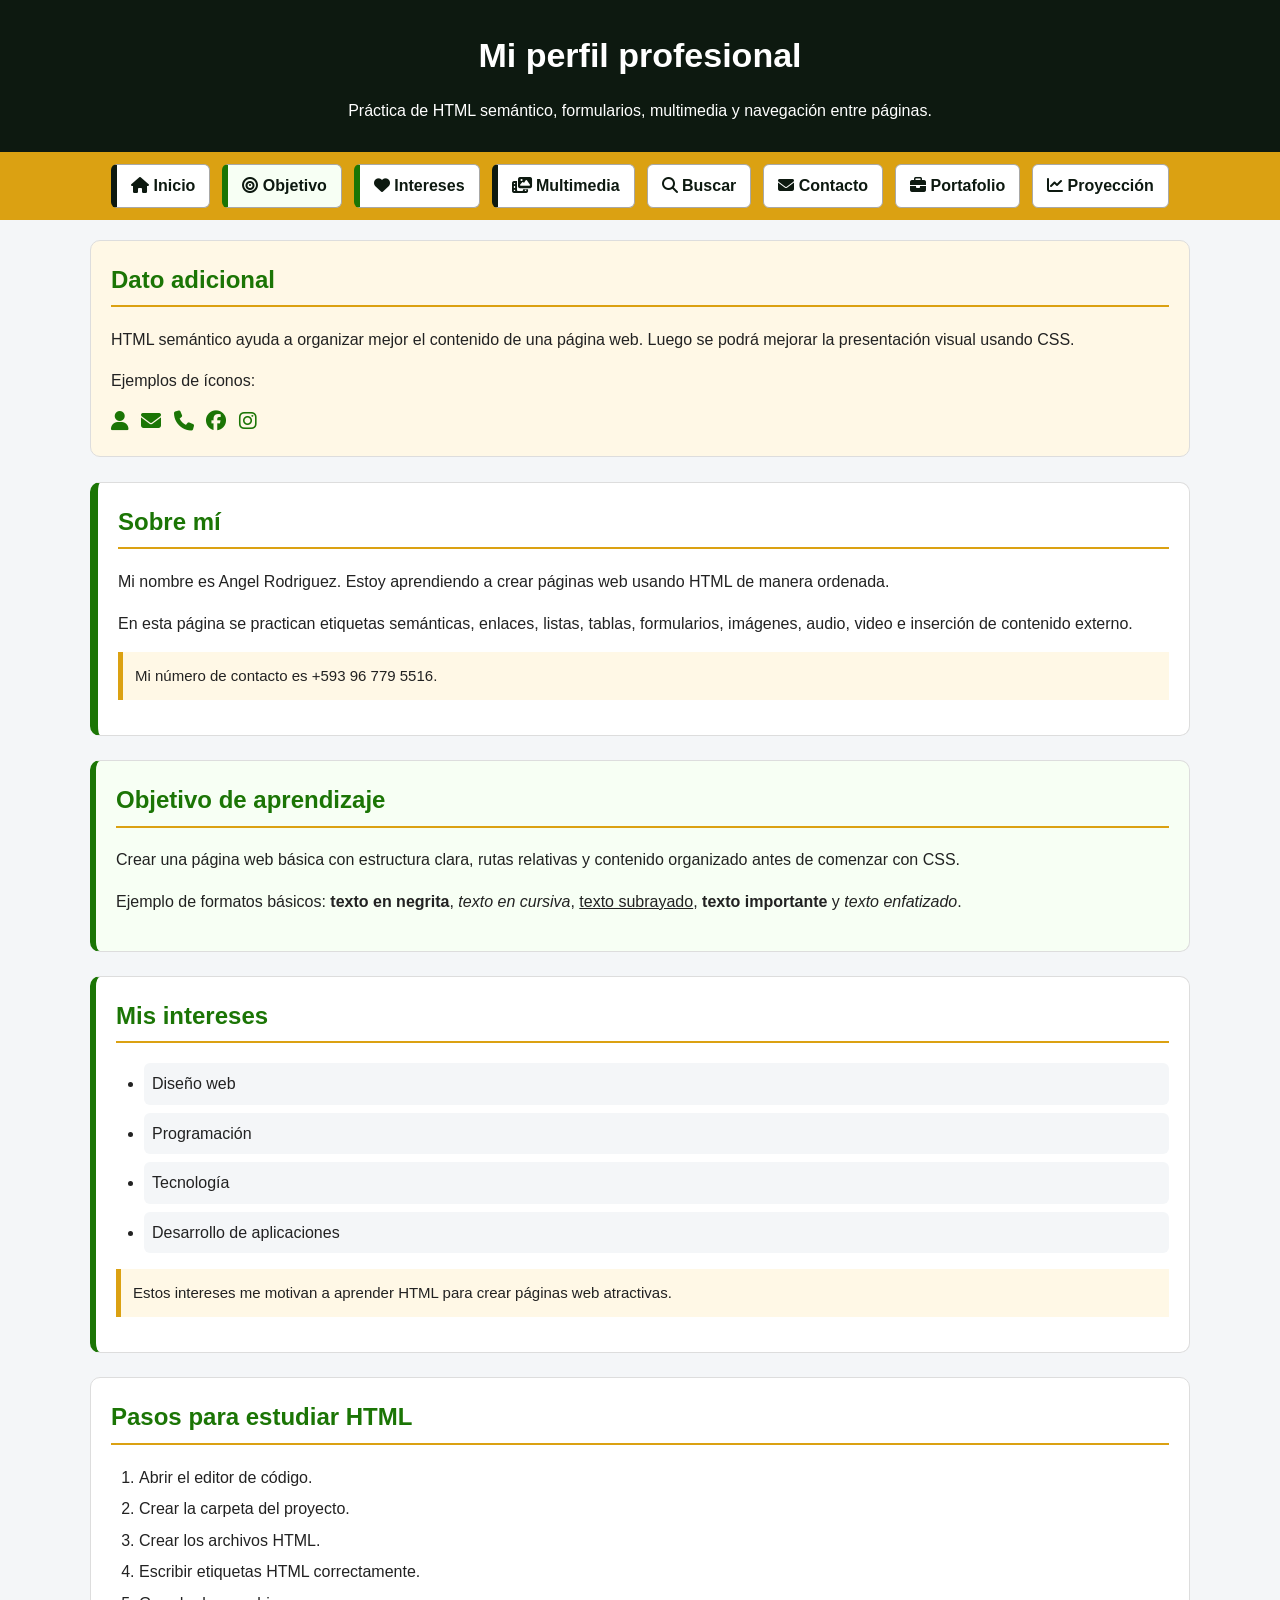
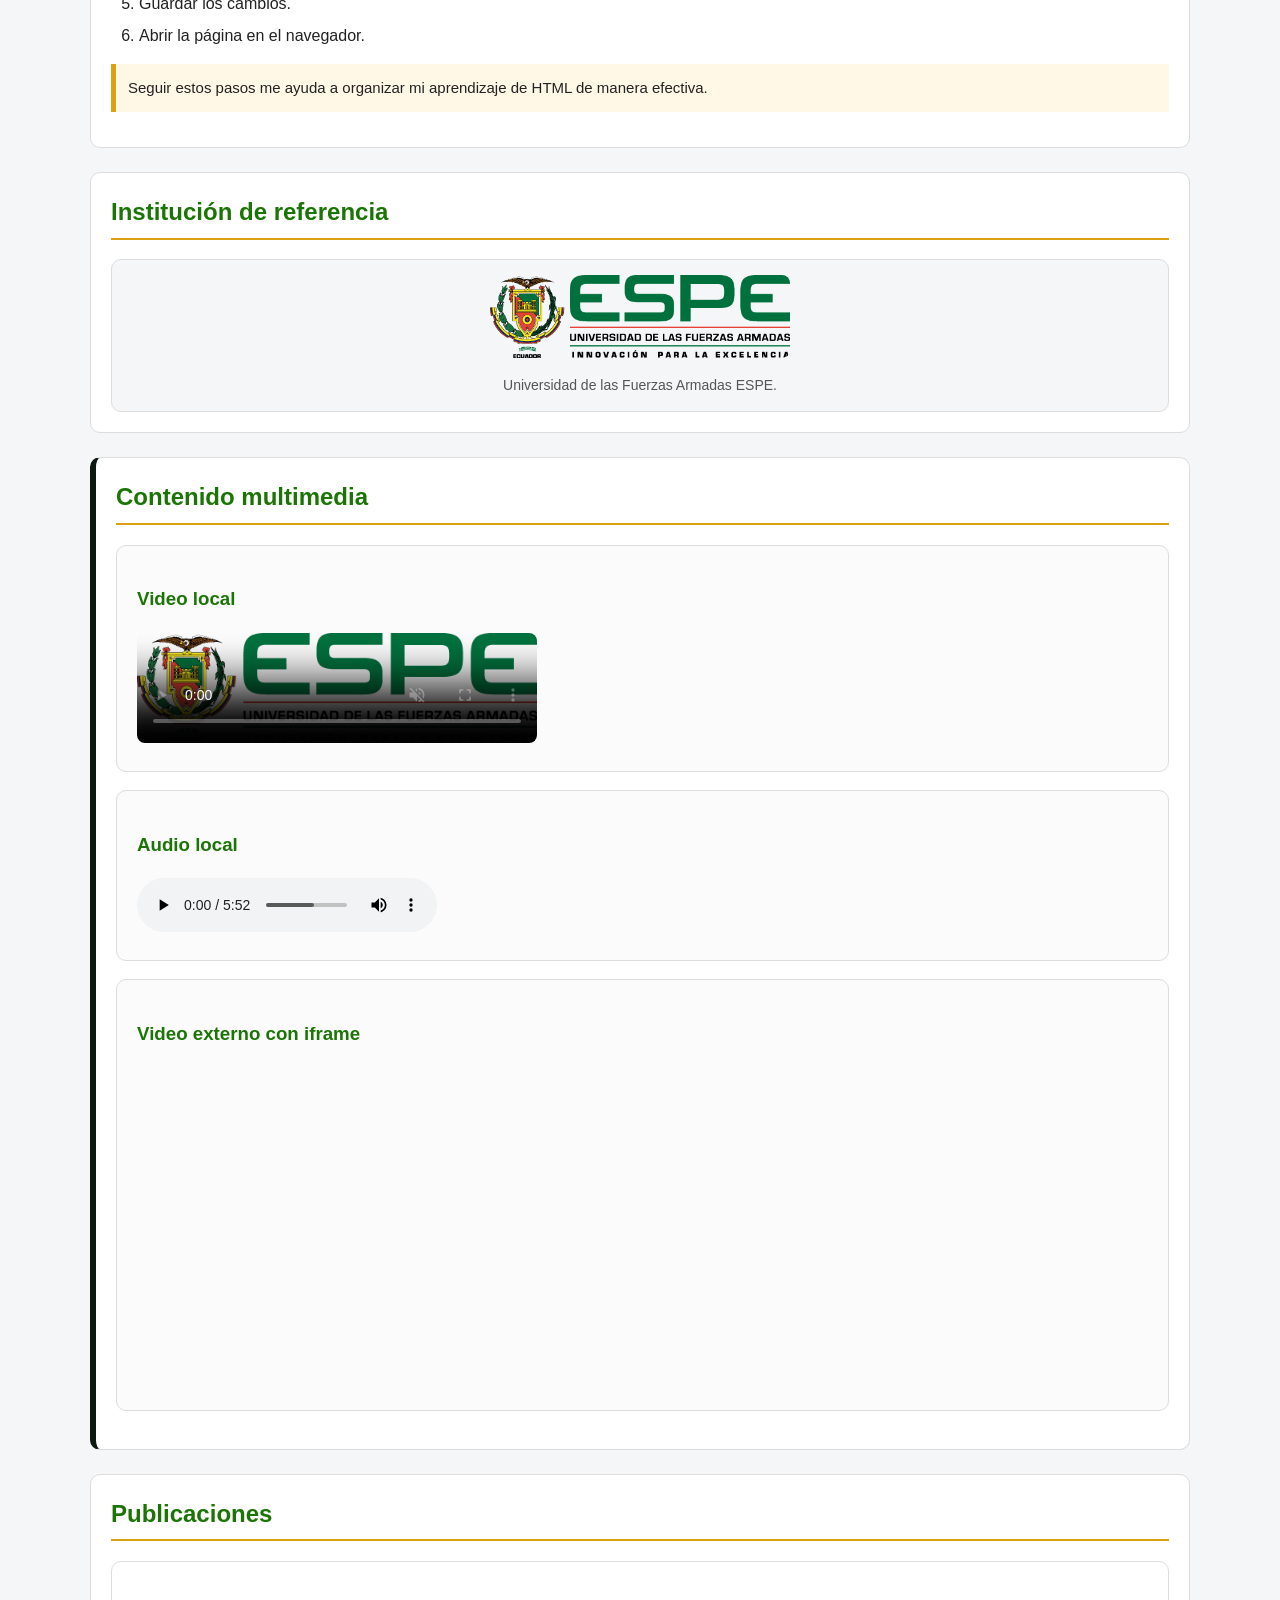
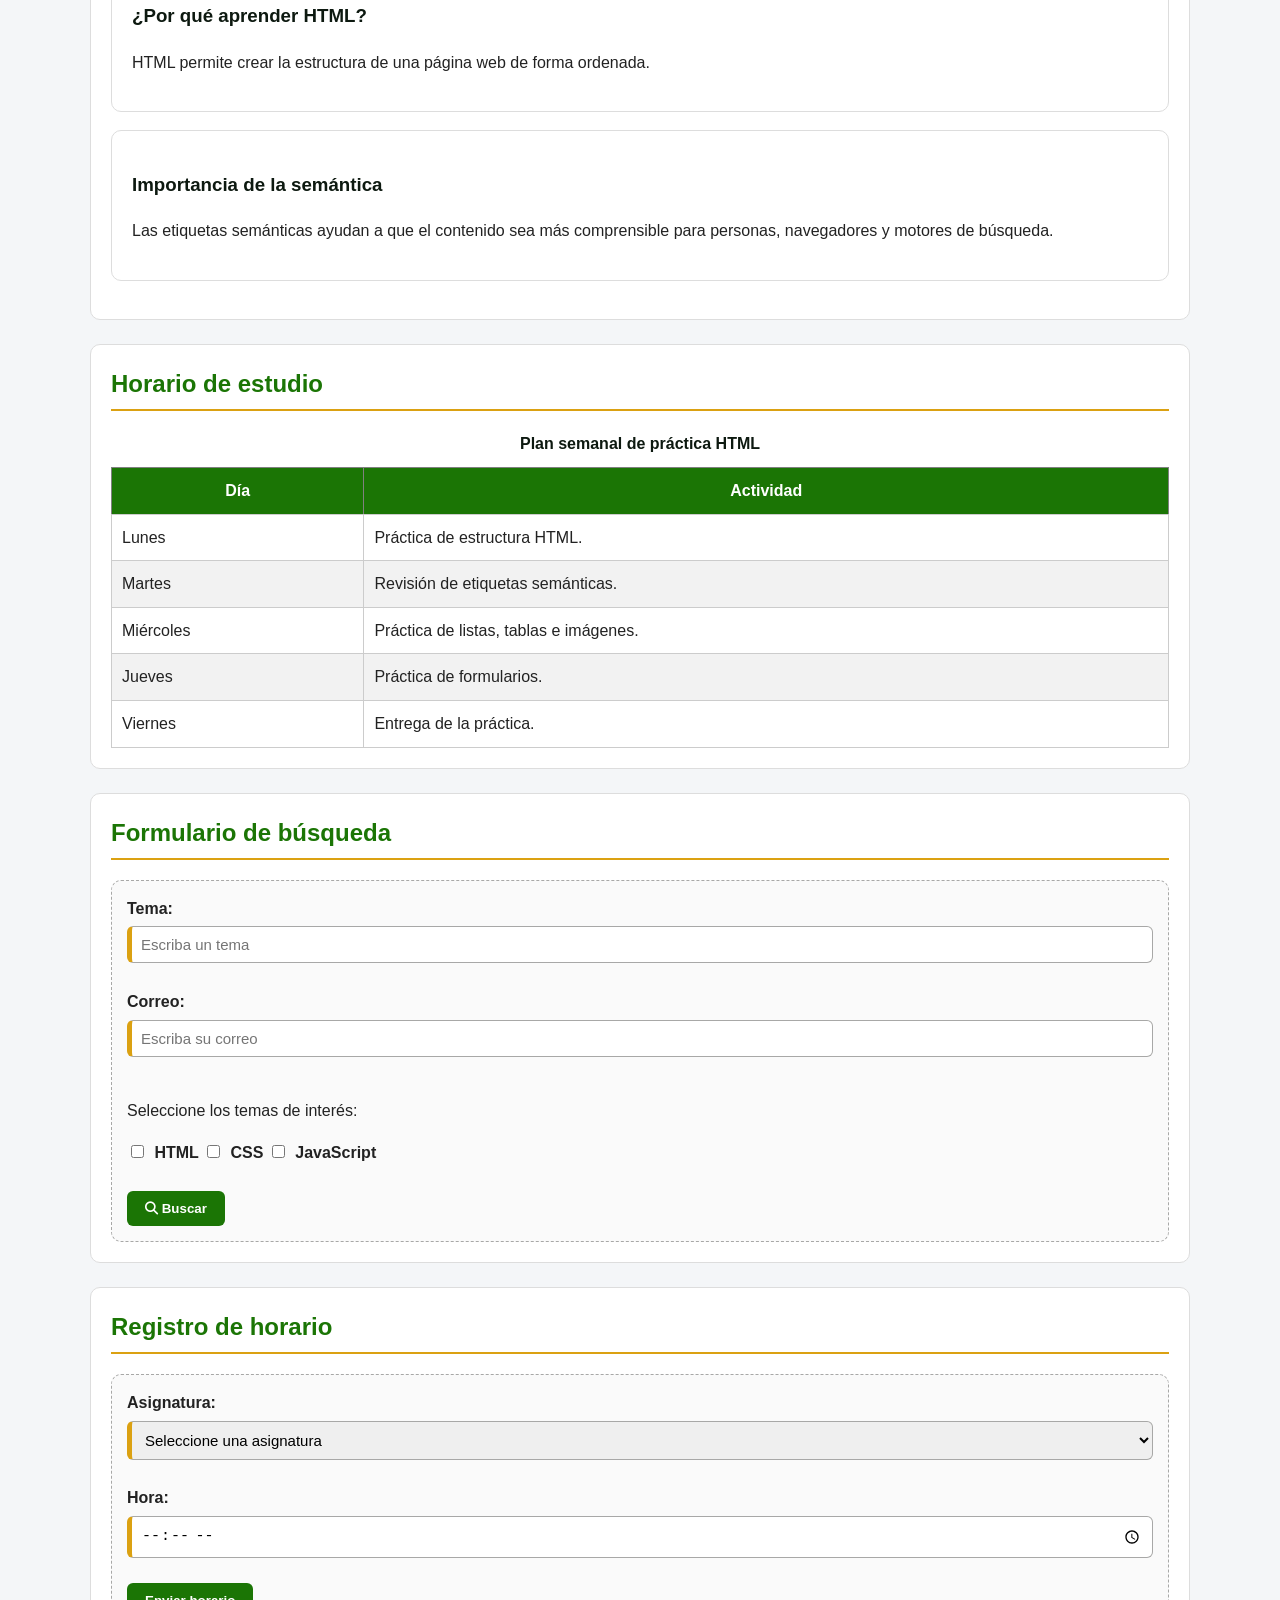
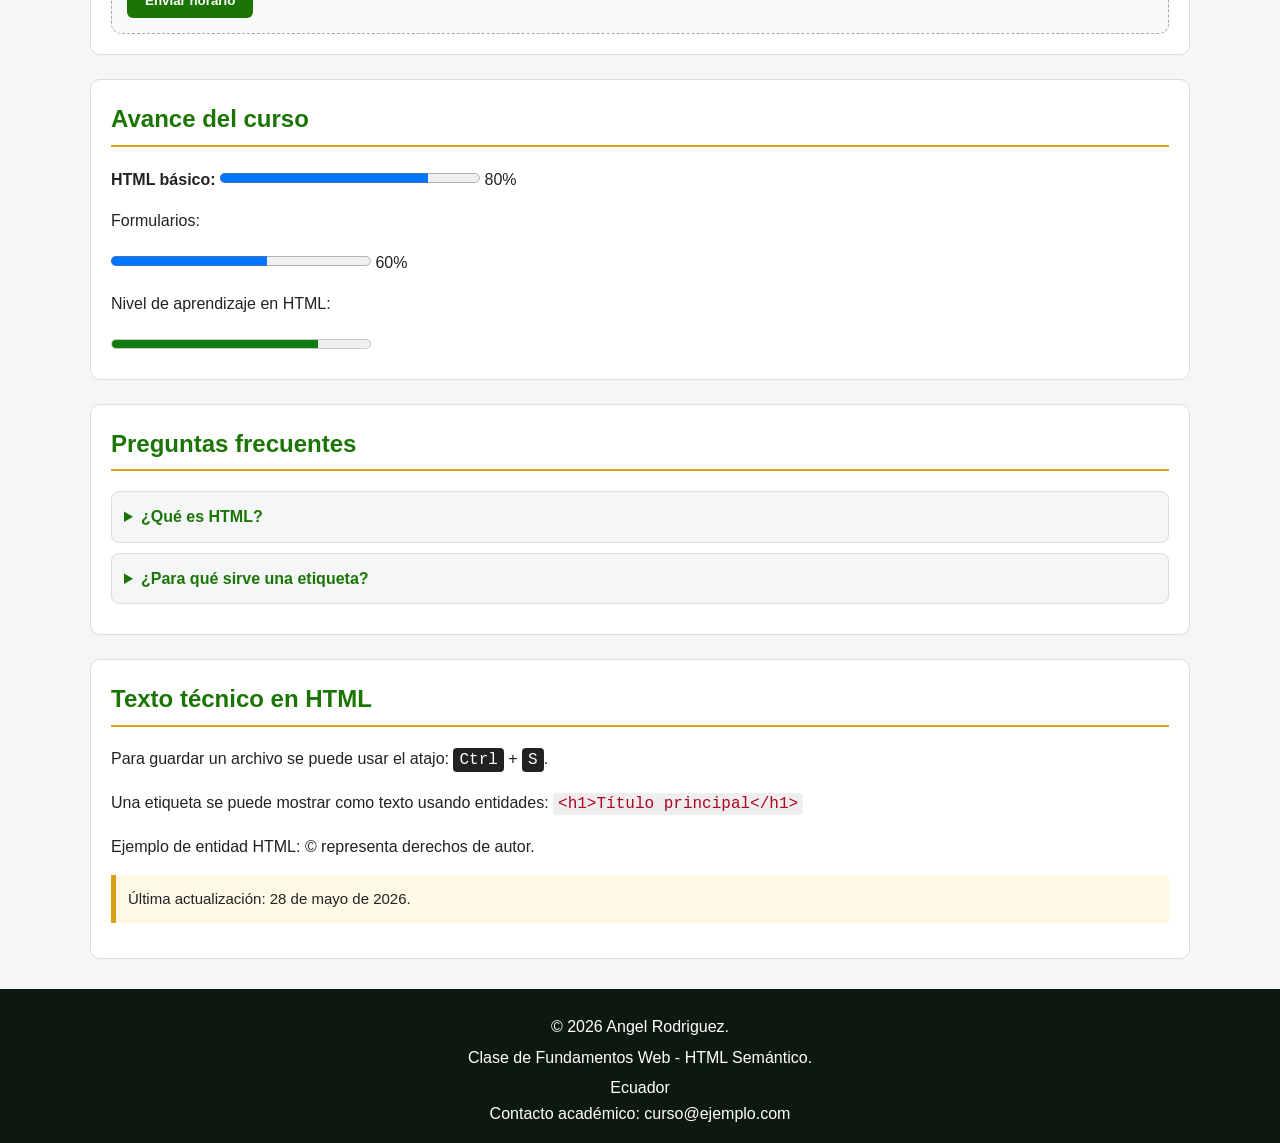
<file: index.html>
<!DOCTYPE html>
<html lang="es">

<head>
    <meta charset="UTF-8">
    <title>Mi perfil profesional</title>

    <!-- Ícono de la pestaña del navegador -->
    <link rel="icon" href="img/mundito.ico" type="image/x-icon">

    <!-- Librería externa para usar íconos -->
    <link rel="stylesheet" href="https://cdnjs.cloudflare.com/ajax/libs/font-awesome/6.5.0/css/all.min.css">

    <link rel="stylesheet" href="css/general.css">
    <link rel="stylesheet" href="css/index.css">
</head>

<body>

    <!-- Encabezado principal de la página -->
    <header>
        <h1>Mi perfil profesional</h1>
        <p>Práctica de HTML semántico, formularios, multimedia y navegación entre páginas.</p>
    </header>

    <!-- Menú de navegación principal -->
    <nav>
        <a class="class_btn_nav_1"  id="inicio" href="index.html">
            <i class="fa-solid fa-house"></i>
            Inicio
        </a>

        <a class="class_btn_nav_1" id="objetivo" href="#objetivo">
            <i class="fa-solid fa-bullseye"></i>
            Objetivo</a>

        <a class="class_btn_nav_2" id="intereses" href="#intereses">
            <i class="fa-solid fa-heart"></i>
            Intereses</a>

        <a class="class_btn_nav_2" id="multimedia" href="#multimedia">
            <i class="fa-solid fa-photo-film"></i>
            Multimedia</a>

        <a class="class_btn_nav_3"  id="buscar" href="pages/buscar.html">
            <i class="fa-solid fa-search"></i>
            Buscar</a>

        <a class="class_btn_nav_3" id="contacto" href="pages/cto/contacto.html">
            <i class="fa-solid fa-envelope"></i>
            Contacto
        </a>

        <a class="class_btn_nav_3" id="portafolio" href="pages/portafolio.html">
            <i class="fa-solid fa-briefcase"></i>
            Portafolio
        </a>

        <a class="class_btn_nav_3" id="proyeccion" href="pages/proyeccion.html">
            <i class="fa-solid fa-chart-line"></i>
            Proyección
        </a>
    </nav>

    <!-- Contenido lateral complementario -->
    <aside>
        <h2>Dato adicional</h2>
        <p>
            HTML semántico ayuda a organizar mejor el contenido de una página web.
            Luego se podrá mejorar la presentación visual usando CSS.
        </p>

        <p>Ejemplos de íconos:</p>
        <i class="fa-solid fa-user"></i>
        <i class="fa-solid fa-envelope"></i>
        <i class="fa-solid fa-phone"></i>
        <i class="fa-brands fa-facebook"></i>
        <i class="fa-brands fa-instagram"></i>
    </aside>

    <!-- Contenido principal -->
    <main>

        <!-- Sección de presentación -->
        <section id="presentacion">
            <h2>Sobre mí</h2>

            <p>
                Mi nombre es Angel Rodriguez. Estoy aprendiendo a crear páginas web
                usando HTML de manera ordenada.
            </p>

            <p>
                En esta página se practican etiquetas semánticas, enlaces, listas, tablas,
                formularios, imágenes, audio, video e inserción de contenido externo.
            </p>
            <p class="nota">
                Mi número de contacto es +593 96 779 5516.
            </p>
        </section>

        <!-- Sección de objetivos -->
        <section id="objetivo">
            <h2>Objetivo de aprendizaje</h2>

            <p>
                Crear una página web básica con estructura clara, rutas relativas y contenido
                organizado antes de comenzar con CSS.
            </p>

            <p>
                Ejemplo de formatos básicos:
                <b>texto en negrita</b>,
                <i>texto en cursiva</i>,
                <u>texto subrayado</u>,
                <strong>texto importante</strong> y
                <em>texto enfatizado</em>.
            </p>
        </section>

        <!-- Sección de intereses -->
        <section id="intereses">
            <h2>Mis intereses</h2>

            <ul>
                <li>Diseño web</li>
                <li>Programación</li>
                <li>Tecnología</li>
                <li>Desarrollo de aplicaciones</li>
            </ul>
            <p class="nota">
                Estos intereses me motivan a aprender HTML para crear páginas web atractivas.
        </section>

        <!-- Sección de pasos -->
        <section id="pasos">
            <h2>Pasos para estudiar HTML</h2>

            <ol>
                <li>Abrir el editor de código.</li>
                <li>Crear la carpeta del proyecto.</li>
                <li>Crear los archivos HTML.</li>
                <li>Escribir etiquetas HTML correctamente.</li>
                <li>Guardar los cambios.</li>
                <li>Abrir la página en el navegador.</li>
            </ol>
            <p class="nota"> 
                Seguir estos pasos me ayuda a organizar mi aprendizaje de HTML de manera efectiva.
        </section>

        <!-- Sección con imagen -->
        <section>
            <h2>Institución de referencia</h2>

            <figure>
                <img src="img/espe/imagenEjemploEspe.png" alt="Logo de la ESPE" width="300">
                <figcaption>Universidad de las Fuerzas Armadas ESPE.</figcaption>
            </figure>
        </section>

        <!-- Sección multimedia -->
        <section id="multimedia">
            <h2>Contenido multimedia</h2>

            <article>
                <h3>Video local</h3>

                <video src="video/videoEjemploDiagnostica.mp4" controls width="400"
                    poster="img/espe/imagenEjemploEspe.png" muted loop>
                    Tu navegador no soporta la etiqueta de video.
                </video>
            </article>

            <article>
                <h3>Audio local</h3>

                <audio src="audio/audioEjemploA7X.mp3" controls loop preload="metadata">
                    Tu navegador no soporta la etiqueta de audio.
                </audio>
            </article>

            <article>
                <h3>Video externo con iframe</h3>

                <iframe width="560" height="315" src="https://www.youtube.com/embed/bdz90srbneU?si=QoyqD5uKp2PkH5kk"
                    title="Video de YouTube" frameborder="0"
                    allow="accelerometer; autoplay; clipboard-write; encrypted-media; gyroscope; picture-in-picture; web-share"
                    referrerpolicy="strict-origin-when-cross-origin" allowfullscreen>
                </iframe>
            </article>
        </section>

        <!-- Sección de publicaciones -->
        <section>
            <h2>Publicaciones</h2>

            <article>
                <h3>¿Por qué aprender HTML?</h3>
                <p>
                    HTML permite crear la estructura de una página web de forma ordenada.
                </p>
            </article>

            <article>
                <h3>Importancia de la semántica</h3>
                <p>
                    Las etiquetas semánticas ayudan a que el contenido sea más comprensible
                    para personas, navegadores y motores de búsqueda.
                </p>
            </article>
        </section>

        <!-- Sección de tabla -->
        <section>
            <h2>Horario de estudio</h2>

            <table border="1">
                <caption>Plan semanal de práctica HTML</caption>

                <thead>
                    <tr>
                        <th>Día</th>
                        <th>Actividad</th>
                    </tr>
                </thead>

                <tbody>
                    <tr>
                        <td>Lunes</td>
                        <td>Práctica de estructura HTML.</td>
                    </tr>

                    <tr>
                        <td>Martes</td>
                        <td>Revisión de etiquetas semánticas.</td>
                    </tr>

                    <tr>
                        <td>Miércoles</td>
                        <td>Práctica de listas, tablas e imágenes.</td>
                    </tr>

                    <tr>
                        <td>Jueves</td>
                        <td>Práctica de formularios.</td>
                    </tr>

                    <tr>
                        <td>Viernes</td>
                        <td>Entrega de la práctica.</td>
                    </tr>
                </tbody>
            </table>
        </section>

        <!-- Sección de formulario de búsqueda -->
        <section>
            <h2>Formulario de búsqueda</h2>

            <!-- 
                Este formulario usa GET.
                Por eso los datos viajan en la URL hacia pages/buscar.html.
            -->
            <form method="GET" action="pages/buscar.html">

                <label for="tema">Tema:</label>
                <input type="text" id="tema" name="tema" placeholder="Escriba un tema" required minlength="3"
                    maxlength="20">

                <br><br>

                <label for="correo">Correo:</label>
                <input type="email" id="correo" name="correo" placeholder="Escriba su correo" required>

                <br><br>

                <p>Seleccione los temas de interés:</p>

                <label>
                    <input type="checkbox" name="temas[]" value="html">
                    HTML
                </label>

                <label>
                    <input type="checkbox" name="temas[]" value="css">
                    CSS
                </label>

                <label>
                    <input type="checkbox" name="temas[]" value="javascript">
                    JavaScript
                </label>

                <br><br>

                <button type="submit">
                    <i class="fa-solid fa-magnifying-glass"></i>
                    Buscar
                </button>
            </form>
        </section>

        <!-- Sección de registro de horario -->
        <section>
            <h2>Registro de horario</h2>

            <form method="GET" action="pages/buscar.html">

                <label for="asignatura">Asignatura:</label>
                <select id="asignatura" name="asignatura" required>
                    <option value="">Seleccione una asignatura</option>
                    <option value="programacion">Programación</option>
                    <option value="base_datos">Base de Datos</option>
                    <option value="redes">Redes</option>
                    <option value="sistemas_operativos">Sistemas Operativos</option>
                </select>

                <br><br>

                <label for="hora">Hora:</label>
                <input type="time" id="hora" name="hora" min="08:00" max="17:00" step="1800" required>

                <br><br>

                <button type="submit">Enviar horario</button>
            </form>
        </section>

        <!-- Sección de avance del curso -->
        <section>
            <h2>Avance del curso</h2>

            <label for="avance-html">HTML básico:</label>
            <progress id="avance-html" value="80" max="100"></progress>
            <span>80%</span>

            <p>Formularios:</p>
            <progress value="60" max="100"></progress>
            <span>60%</span>

            <p>Nivel de aprendizaje en HTML:</p>
            <meter value="8" min="0" max="10"></meter>
        </section>

        <!-- Sección de preguntas frecuentes -->
        <section>
            <h2>Preguntas frecuentes</h2>

            <details>
                <summary>¿Qué es HTML?</summary>
                <p>HTML es el lenguaje que permite crear la estructura de una página web.</p>
            </details>

            <details>
                <summary>¿Para qué sirve una etiqueta?</summary>
                <p>Una etiqueta indica al navegador cómo debe interpretar una parte del contenido.</p>
            </details>
        </section>

        <!-- Sección de texto técnico -->
        <section>
            <h2>Texto técnico en HTML</h2>

            <p>
                Para guardar un archivo se puede usar el atajo:
                <kbd>Ctrl</kbd> + <kbd>S</kbd>.
            </p>

            <p>
                Una etiqueta se puede mostrar como texto usando entidades:
                <code>&lt;h1&gt;Título principal&lt;/h1&gt;</code>
            </p>

            <p>
                Ejemplo de entidad HTML:
                &copy; representa derechos de autor.
            </p>

            <p class="nota">
                Última actualización:
                <time datetime="2026-05-28">28 de mayo de 2026</time>.
            </p>
        </section>

    </main>

    <!-- Pie de página -->
    <footer>
        <p>&copy; 2026 Angel Rodriguez.</p>
        <p>Clase de Fundamentos Web - HTML Semántico.</p>

        <address>
            Ecuador<br>
            Contacto académico: curso@ejemplo.com
        </address>
    </footer>

</body>

</html>
</file>
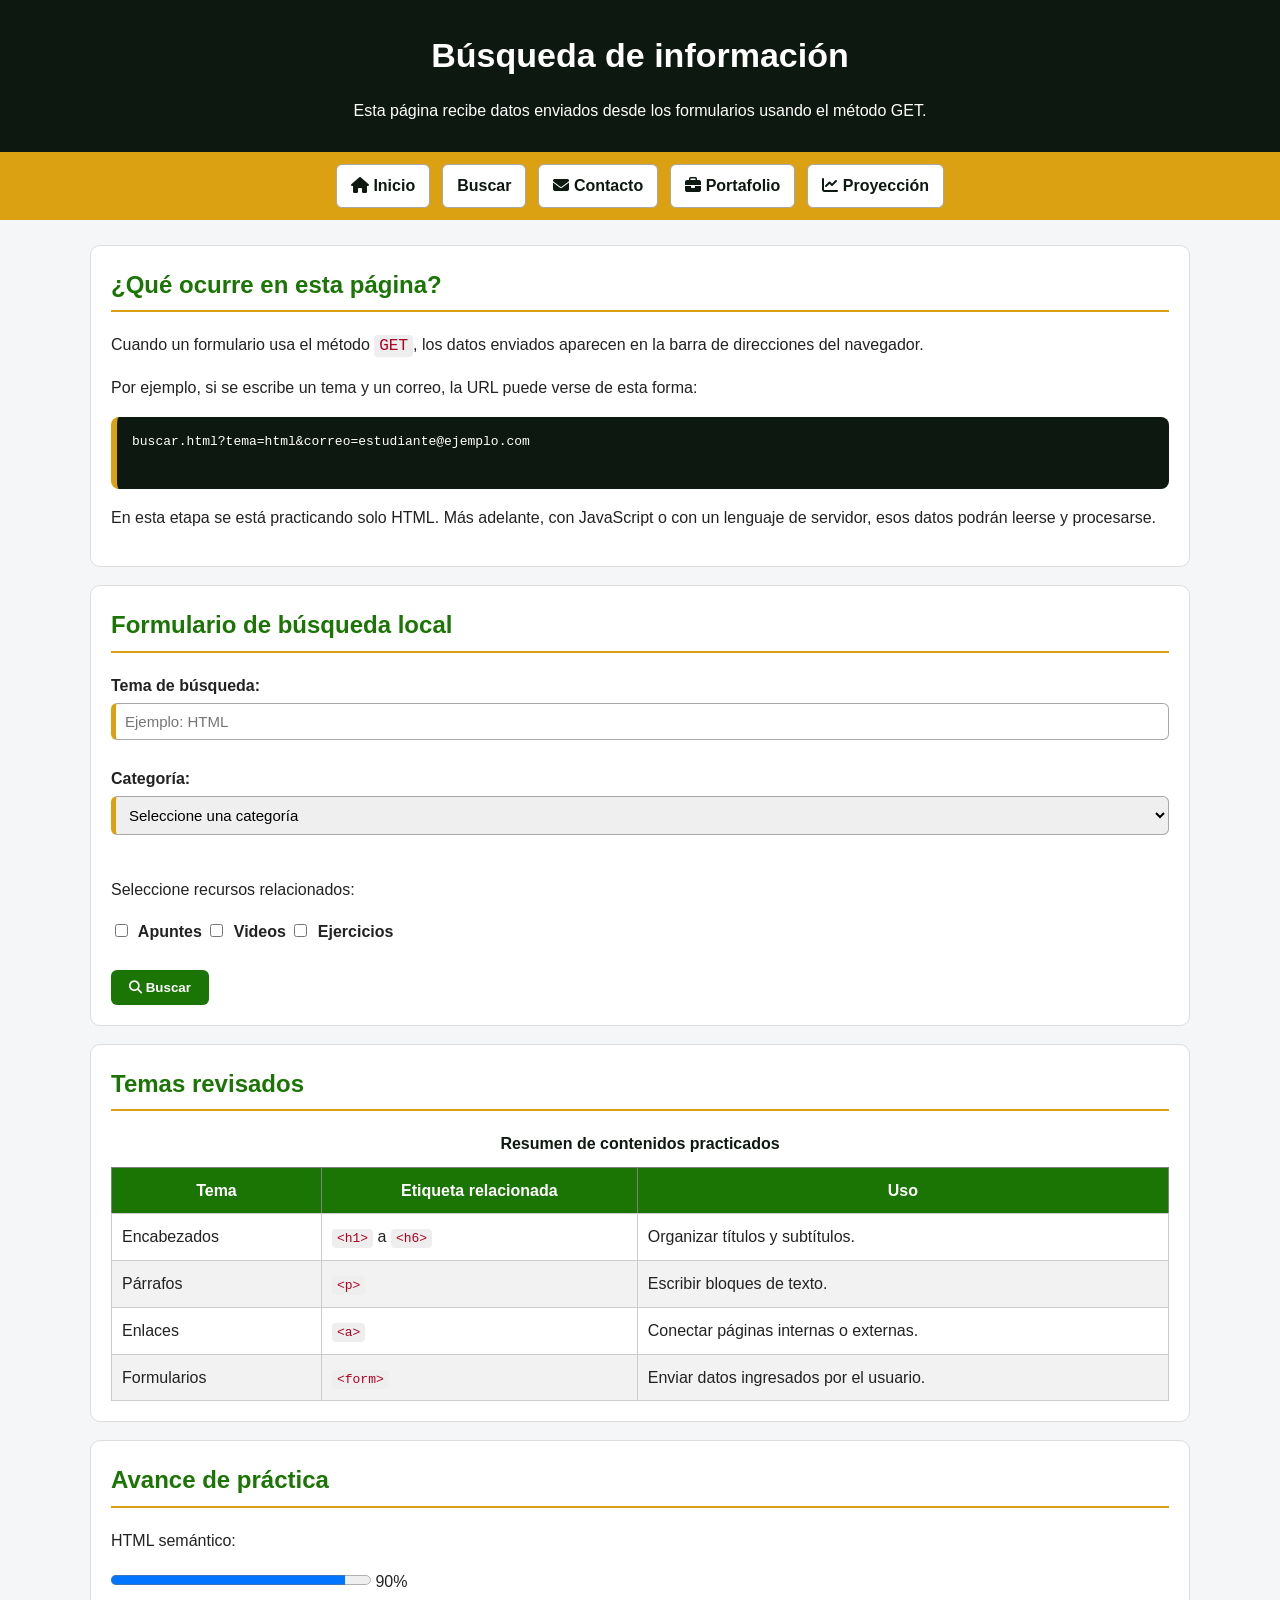
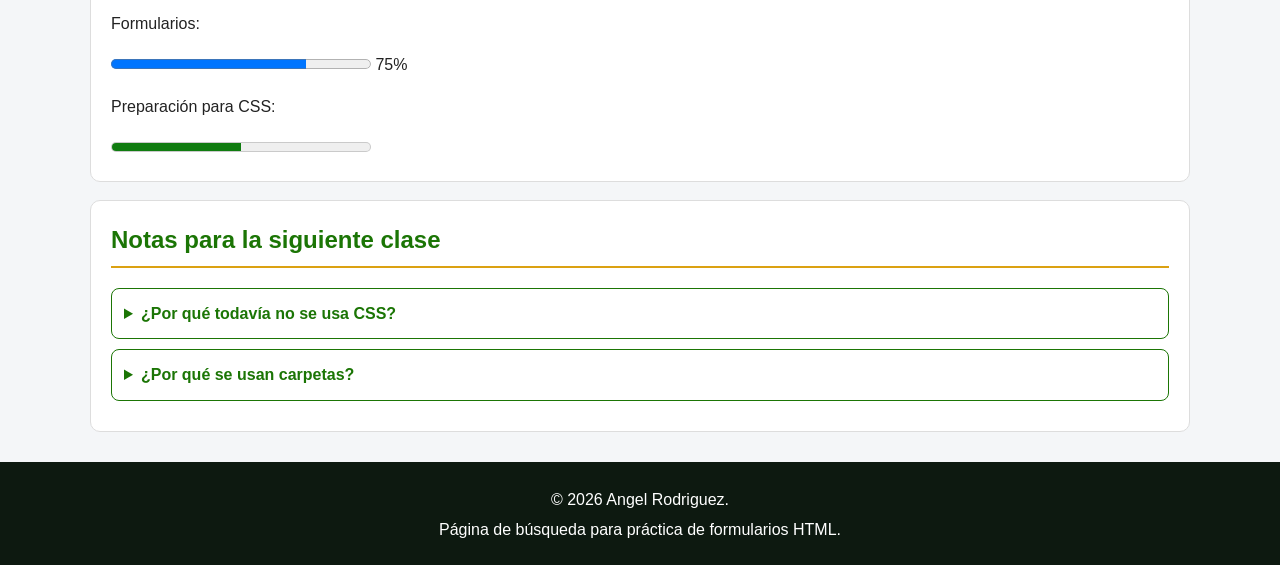
<file: pages/buscar.html>
<!DOCTYPE html>
<html lang="es">

<head>
    <meta charset="UTF-8">
    <title>Búsqueda de información</title>

    <!-- Como este archivo está dentro de pages, se sube un nivel con ../ -->
    <link rel="icon" href="../img/mundito.ico" type="image/x-icon">

    <link rel="stylesheet" href="https://cdnjs.cloudflare.com/ajax/libs/font-awesome/6.5.0/css/all.min.css">

    <link rel="stylesheet" href="../css/general.css">
    <link rel="stylesheet" href="../css/buscar.css">
</head>

<body>

    <header>
        <h1 >Búsqueda de información</h1>
        <p>Esta página recibe datos enviados desde los formularios usando el método GET.</p>
    </header>

    <nav>
        <a href="../index.html">
            <i class="fa-solid fa-house"></i>
            Inicio
        </a>

        <a href="buscar.html">Buscar</a>

        <a href="cto/contacto.html">
            <i class="fa-solid fa-envelope"></i>
            Contacto
        </a>

        <a href="portafolio.html">
            <i class="fa-solid fa-briefcase"></i>
            Portafolio
        </a>

        <a href="proyeccion.html">
            <i class="fa-solid fa-chart-line"></i>
            Proyección
        </a>
    </nav>

    <main>

        <section>
            <h2>¿Qué ocurre en esta página?</h2>

            <p>
                Cuando un formulario usa el método <code>GET</code>, los datos enviados aparecen
                en la barra de direcciones del navegador.
            </p>

            <p>
                Por ejemplo, si se escribe un tema y un correo, la URL puede verse de esta forma:
            </p>

            <pre>
buscar.html?tema=html&correo=estudiante@ejemplo.com
            </pre>

            <p>
                En esta etapa se está practicando solo HTML. Más adelante, con JavaScript o con
                un lenguaje de servidor, esos datos podrán leerse y procesarse.
            </p>
        </section>

        <section>
            <h2>Formulario de búsqueda local</h2>

            <form method="GET" action="buscar.html">

                <label for="tema">Tema de búsqueda:</label>
                <input type="text" id="tema" name="tema" placeholder="Ejemplo: HTML" required minlength="3"
                    maxlength="20">

                <br><br>

                <label for="categoria">Categoría:</label>
                <select id="categoria" name="categoria" required>
                    <option value="">Seleccione una categoría</option>
                    <option value="estructura">Estructura HTML</option>
                    <option value="formularios">Formularios</option>
                    <option value="multimedia">Multimedia</option>
                    <option value="tablas">Tablas</option>
                </select>

                <br><br>

                <p>Seleccione recursos relacionados:</p>

                <label>
                    <input type="checkbox" name="recursos[]" value="apuntes">
                    Apuntes
                </label>

                <label>
                    <input type="checkbox" name="recursos[]" value="videos">
                    Videos
                </label>

                <label>
                    <input type="checkbox" name="recursos[]" value="ejercicios">
                    Ejercicios
                </label>

                <br><br>

                <button type="submit">
                    <i class="fa-solid fa-magnifying-glass"></i>
                    Buscar
                </button>
            </form>
        </section>

        <section>
            <h2>Temas revisados</h2>

            <table border="1">
                <caption>Resumen de contenidos practicados</caption>

                <thead>
                    <tr>
                        <th>Tema</th>
                        <th>Etiqueta relacionada</th>
                        <th>Uso</th>
                    </tr>
                </thead>

                <tbody>
                    <tr>
                        <td>Encabezados</td>
                        <td><code>&lt;h1&gt;</code> a <code>&lt;h6&gt;</code></td>
                        <td>Organizar títulos y subtítulos.</td>
                    </tr>

                    <tr>
                        <td>Párrafos</td>
                        <td><code>&lt;p&gt;</code></td>
                        <td>Escribir bloques de texto.</td>
                    </tr>

                    <tr>
                        <td>Enlaces</td>
                        <td><code>&lt;a&gt;</code></td>
                        <td>Conectar páginas internas o externas.</td>
                    </tr>

                    <tr>
                        <td>Formularios</td>
                        <td><code>&lt;form&gt;</code></td>
                        <td>Enviar datos ingresados por el usuario.</td>
                    </tr>
                </tbody>
            </table>
        </section>

        <section>
            <h2>Avance de práctica</h2>

            <p>HTML semántico:</p>
            <progress value="90" max="100"></progress>
            <span>90%</span>

            <p>Formularios:</p>
            <progress value="75" max="100"></progress>
            <span>75%</span>

            <p>Preparación para CSS:</p>
            <meter value="5" min="0" max="10"></meter>
        </section>

        <section>
            <h2>Notas para la siguiente clase</h2>

            <details>
                <summary>¿Por qué todavía no se usa CSS?</summary>
                <p>
                    Primero se está ordenando la estructura HTML. Después se aplicará CSS para
                    mejorar colores, márgenes, tamaños, distribución y diseño visual.
                </p>
            </details>

            <details>
                <summary>¿Por qué se usan carpetas?</summary>
                <p>
                    Las carpetas permiten separar imágenes, audio, video y páginas internas.
                    Esto ayuda a mantener el proyecto ordenado.
                </p>
            </details>
        </section>

    </main>

    <footer>
        <p>&copy; 2026 Angel Rodriguez.</p>
        <p>Página de búsqueda para práctica de formularios HTML.</p>
    </footer>

</body>

</html>
</file>
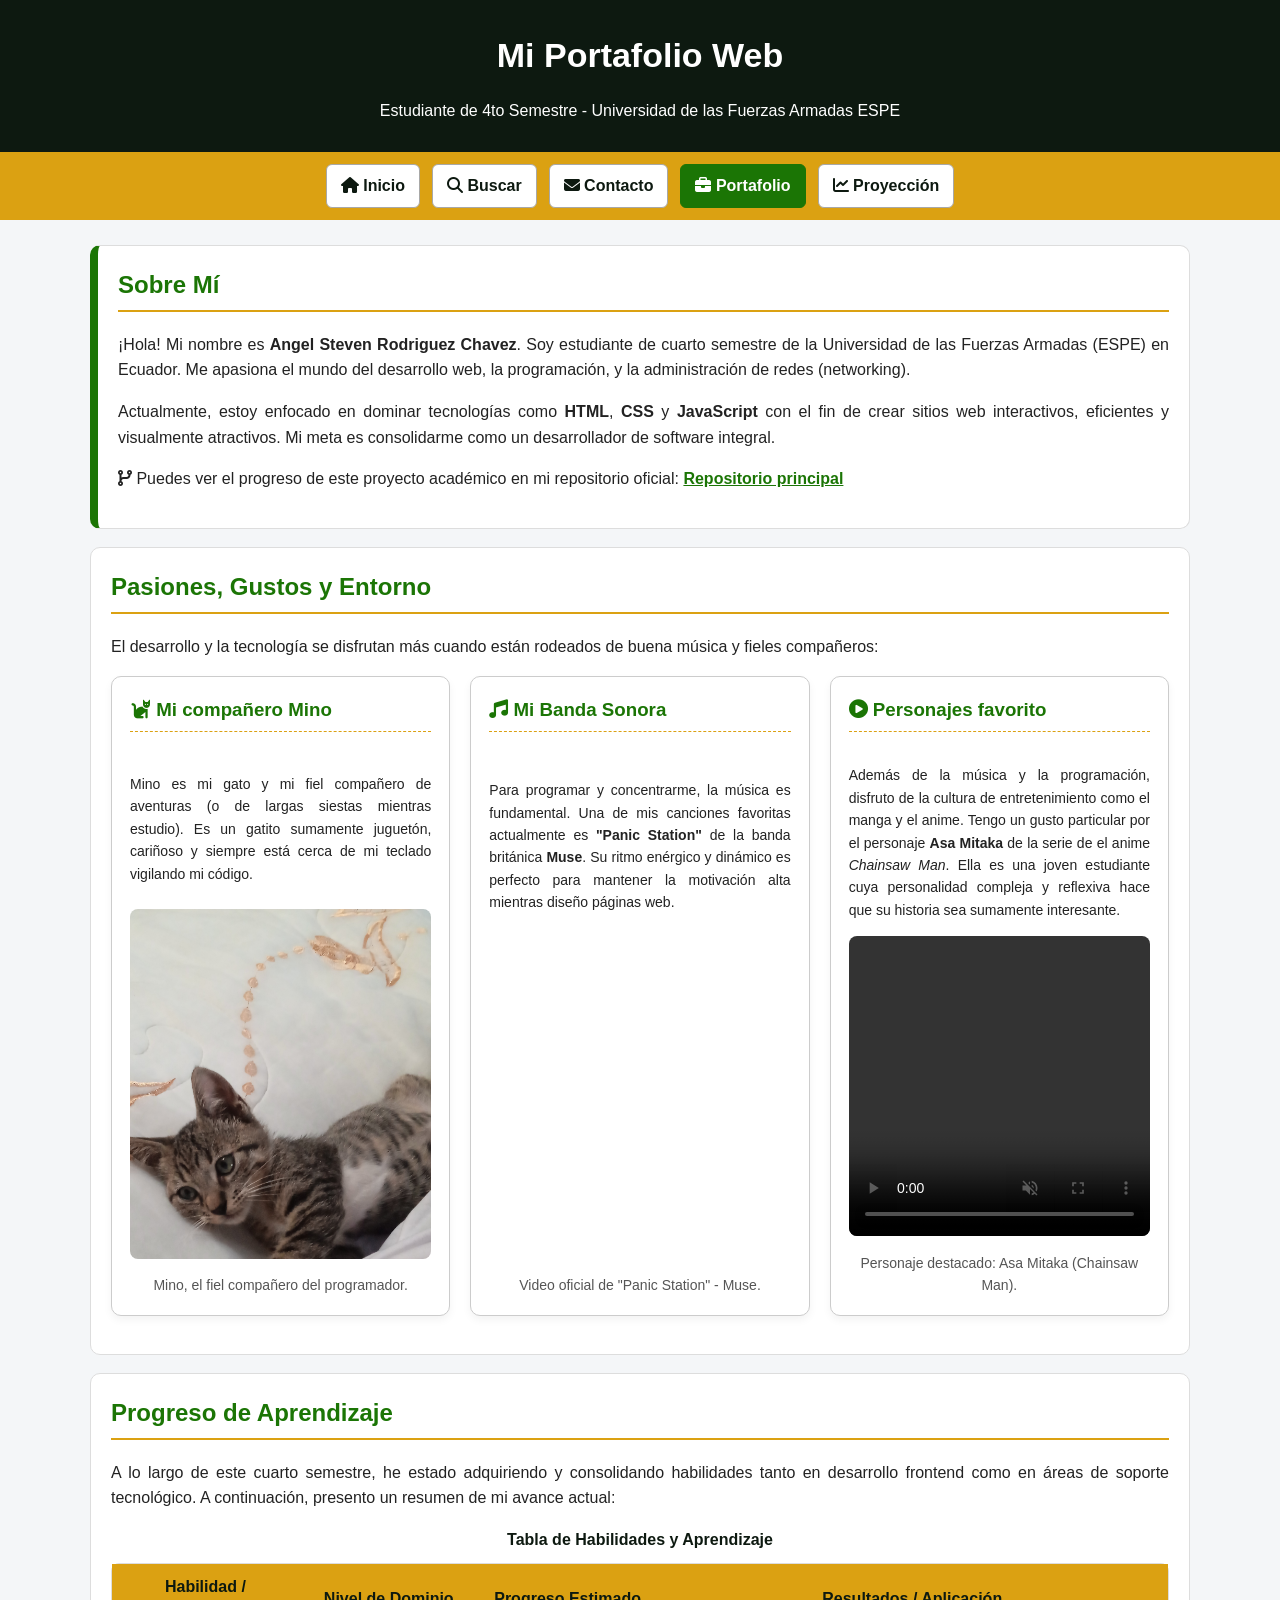
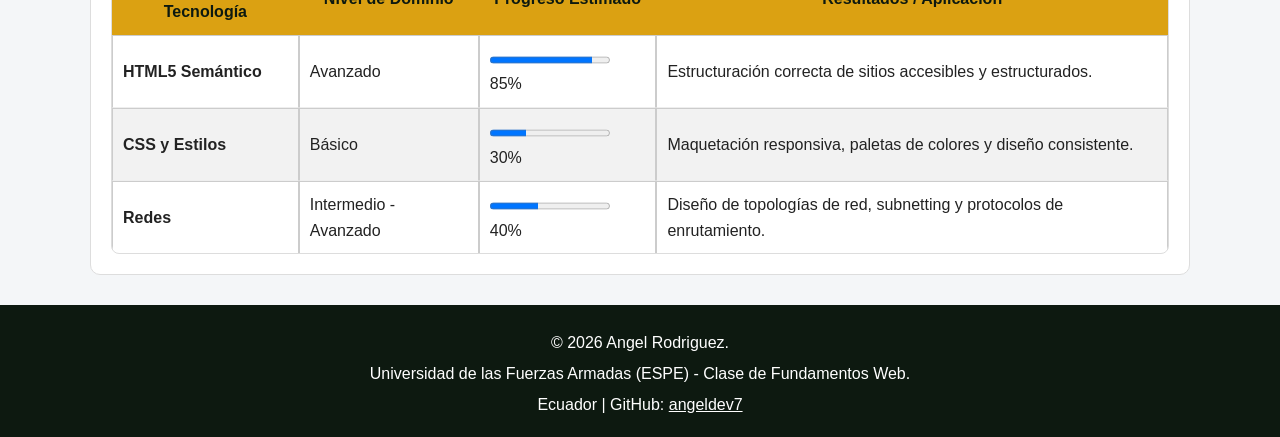
<file: pages/portafolio.html>
<!DOCTYPE html>
<html lang="es">

<head>
    <meta charset="UTF-8">
    <title>Portafolio Profesional - Angel Rodriguez</title>

    <!-- Ícono de la pestaña del navegador -->
    <link rel="icon" href="../img/mundito.ico" type="image/x-icon">

    <!-- Librería externa para usar íconos -->
    <link rel="stylesheet" href="https://cdnjs.cloudflare.com/ajax/libs/font-awesome/6.5.0/css/all.min.css">

    <link rel="stylesheet" href="../css/general.css">
    <link rel="stylesheet" href="../css/portafolio.css">
</head>

<body>

    <!-- Encabezado principal de la página -->
    <header>
        <h1>Mi Portafolio Web</h1>
        <p>Estudiante de 4to Semestre - Universidad de las Fuerzas Armadas ESPE</p>
    </header>

    <!-- Menú de navegación principal -->
    <nav>
        <a href="../index.html">
            <i class="fa-solid fa-house"></i>
            Inicio
        </a>

        <a href="buscar.html">
            <i class="fa-solid fa-magnifying-glass"></i>
            Buscar
        </a>

        <a href="cto/contacto.html">
            <i class="fa-solid fa-envelope"></i>
            Contacto
        </a>

        <a href="portafolio.html" class="active-nav">
            <i class="fa-solid fa-briefcase"></i>
            Portafolio
        </a>

        <a href="proyeccion.html">
            <i class="fa-solid fa-chart-line"></i>
            Proyección
        </a>
    </nav>

    <!-- Contenido principal -->
    <main>

        <!-- Sección de presentación -->
        <section id="presentacion-portafolio">
            <h2>Sobre Mí</h2>
            <p>
                ¡Hola! Mi nombre es <strong>Angel Steven Rodriguez Chavez</strong>. Soy estudiante de cuarto semestre de
                la
                Universidad de las Fuerzas Armadas (ESPE) en Ecuador. Me apasiona el mundo del desarrollo web, la
                programación, y
                la administración de redes (networking).
            </p>
            <p>
                Actualmente, estoy enfocado en dominar tecnologías como <strong>HTML</strong>, <strong>CSS</strong> y
                <strong>JavaScript</strong>
                con el fin de crear sitios web interactivos, eficientes y visualmente atractivos. Mi meta es
                consolidarme como un
                desarrollador de software integral.
            </p>
            <p class="nota">
                <i class="fa-solid fa-code-branch"></i> Puedes ver el progreso de este proyecto académico en mi
                repositorio oficial:
                <a href="https://github.com/angeldev7/P2-Practica-bootstrap" target="_blank"
                    class="repo-link"><strong>Repositorio principal</strong></a>
            </p>
        </section>

        <!-- Sección de intereses y vida personal -->
        <section id="detalles-personales">
            <h2>Pasiones, Gustos y Entorno</h2>
            <p>El desarrollo y la tecnología se disfrutan más cuando están rodeados de buena música y fieles compañeros:
            </p>

            <div class="tarjetas-container">
                <!-- Tarjeta 1: Mi Gato Mino -->
                <article class="tarjeta-portfolio">
                    <h3><i class="fa-solid fa-cat"></i> Mi compañero Mino</h3>
                    <p>
                        Mino es mi gato y mi fiel compañero de aventuras (o de largas siestas mientras estudio). Es un
                        gatito sumamente juguetón,
                        cariñoso y siempre está cerca de mi teclado vigilando mi código.
                    </p>
                    <figure>
                        <img src="../img/mino.jpg" alt="Mino mi gato hermoso" width="2304" height="4096" class="img-mino">
                        <figcaption>Mino, el fiel compañero del programador.</figcaption>
                    </figure>
                </article>

                <!-- Tarjeta 2: Música y Muse -->
                <article class="tarjeta-portfolio">
                    <h3><i class="fa-solid fa-music"></i> Mi Banda Sonora</h3>
                    <p>
                        Para programar y concentrarme, la música es fundamental. Una de mis canciones favoritas
                        actualmente es
                        <strong>"Panic Station"</strong> de la banda británica <strong>Muse</strong>. Su ritmo enérgico
                        y dinámico es perfecto
                        para mantener la motivación alta mientras diseño páginas web.
                    </p>
                    <figure>
                        <iframe width="560" height="315"
                            src="https://www.youtube.com/embed/uose1CZPeI0?si=3tBddUAbsqTmc-kQ"
                            title="YouTube video player" frameborder="0"
                            allow="accelerometer; autoplay; clipboard-write; encrypted-media; gyroscope; picture-in-picture; web-share"
                            referrerpolicy="strict-origin-when-cross-origin" allowfullscreen></iframe>
                        <figcaption>Video oficial de "Panic Station" - Muse.</figcaption>
                    </figure>
                </article>

                <!-- Tarjeta 3: Anime y Entretenimiento -->
                <article class="tarjeta-portfolio">
                    <h3><i class="fa-solid fa-circle-play"></i> Personajes favorito</h3>
                    <p>
                        Además de la música y la programación, disfruto de la cultura de entretenimiento como el manga y
                        el anime.
                        Tengo un gusto particular por el personaje <strong>Asa Mitaka</strong> de la serie de el anime
                        <em>Chainsaw Man</em>.
                        Ella es una joven estudiante cuya personalidad compleja y reflexiva hace que su historia sea
                        sumamente interesante.
                    </p>
                    <figure>
                        <video src="../video/AsaMitaka.mp4" controls width="400" height="300" muted loop>
                            Tu navegador no soporta la etiqueta de video.
                        </video>
                        <figcaption>Personaje destacado: Asa Mitaka (Chainsaw Man).</figcaption>
                    </figure>
                </article>
            </div>
        </section>

        <!-- Sección de habilidades y progreso -->
        <section id="habilidades-portafolio">
            <h2>Progreso de Aprendizaje</h2>
            <p>
                A lo largo de este cuarto semestre, he estado adquiriendo y consolidando habilidades tanto en desarrollo
                frontend
                como en áreas de soporte tecnológico. A continuación, presento un resumen de mi avance actual:
            </p>

            <table class="tabla-portafolio">
                <caption>Tabla de Habilidades y Aprendizaje</caption>
                <thead>
                    <tr>
                        <th>Habilidad / Tecnología</th>
                        <th>Nivel de Dominio</th>
                        <th>Progreso Estimado</th>
                        <th>Resultados / Aplicación</th>
                    </tr>
                </thead>
                <tbody>
                    <tr>
                        <td><strong>HTML5 Semántico</strong></td>
                        <td>Avanzado</td>
                        <td>
                            <progress value="85" max="100"></progress>
                            <span>85%</span>
                        </td>
                        <td>Estructuración correcta de sitios accesibles y estructurados.</td>
                    </tr>
                    <tr>
                        <td><strong>CSS y Estilos</strong></td>
                        <td>Básico</td>
                        <td>
                            <progress value="30" max="100"></progress>
                            <span>30%</span>
                        </td>
                        <td>Maquetación responsiva, paletas de colores y diseño consistente.</td>
                    </tr>

                    <tr>
                        <td><strong> Redes</strong></td>
                        <td>Intermedio - Avanzado</td>
                        <td>
                            <progress value="40" max="100"></progress>
                            <span>40%</span>
                        </td>
                        <td>Diseño de topologías de red, subnetting y protocolos de enrutamiento.</td>
                    </tr>
                </tbody>
            </table>
        </section>

    </main>

    <!-- Pie de página -->
    <footer>
        <p>&copy; 2026 Angel Rodriguez.</p>
        <p>Universidad de las Fuerzas Armadas (ESPE) - Clase de Fundamentos Web.</p>
        <address>
            Ecuador | GitHub: <a href="https://github.com/angeldev7/" target="_blank"
                style="color: white; text-decoration: underline;">angeldev7</a>
        </address>
    </footer>

</body>

</html>
</file>
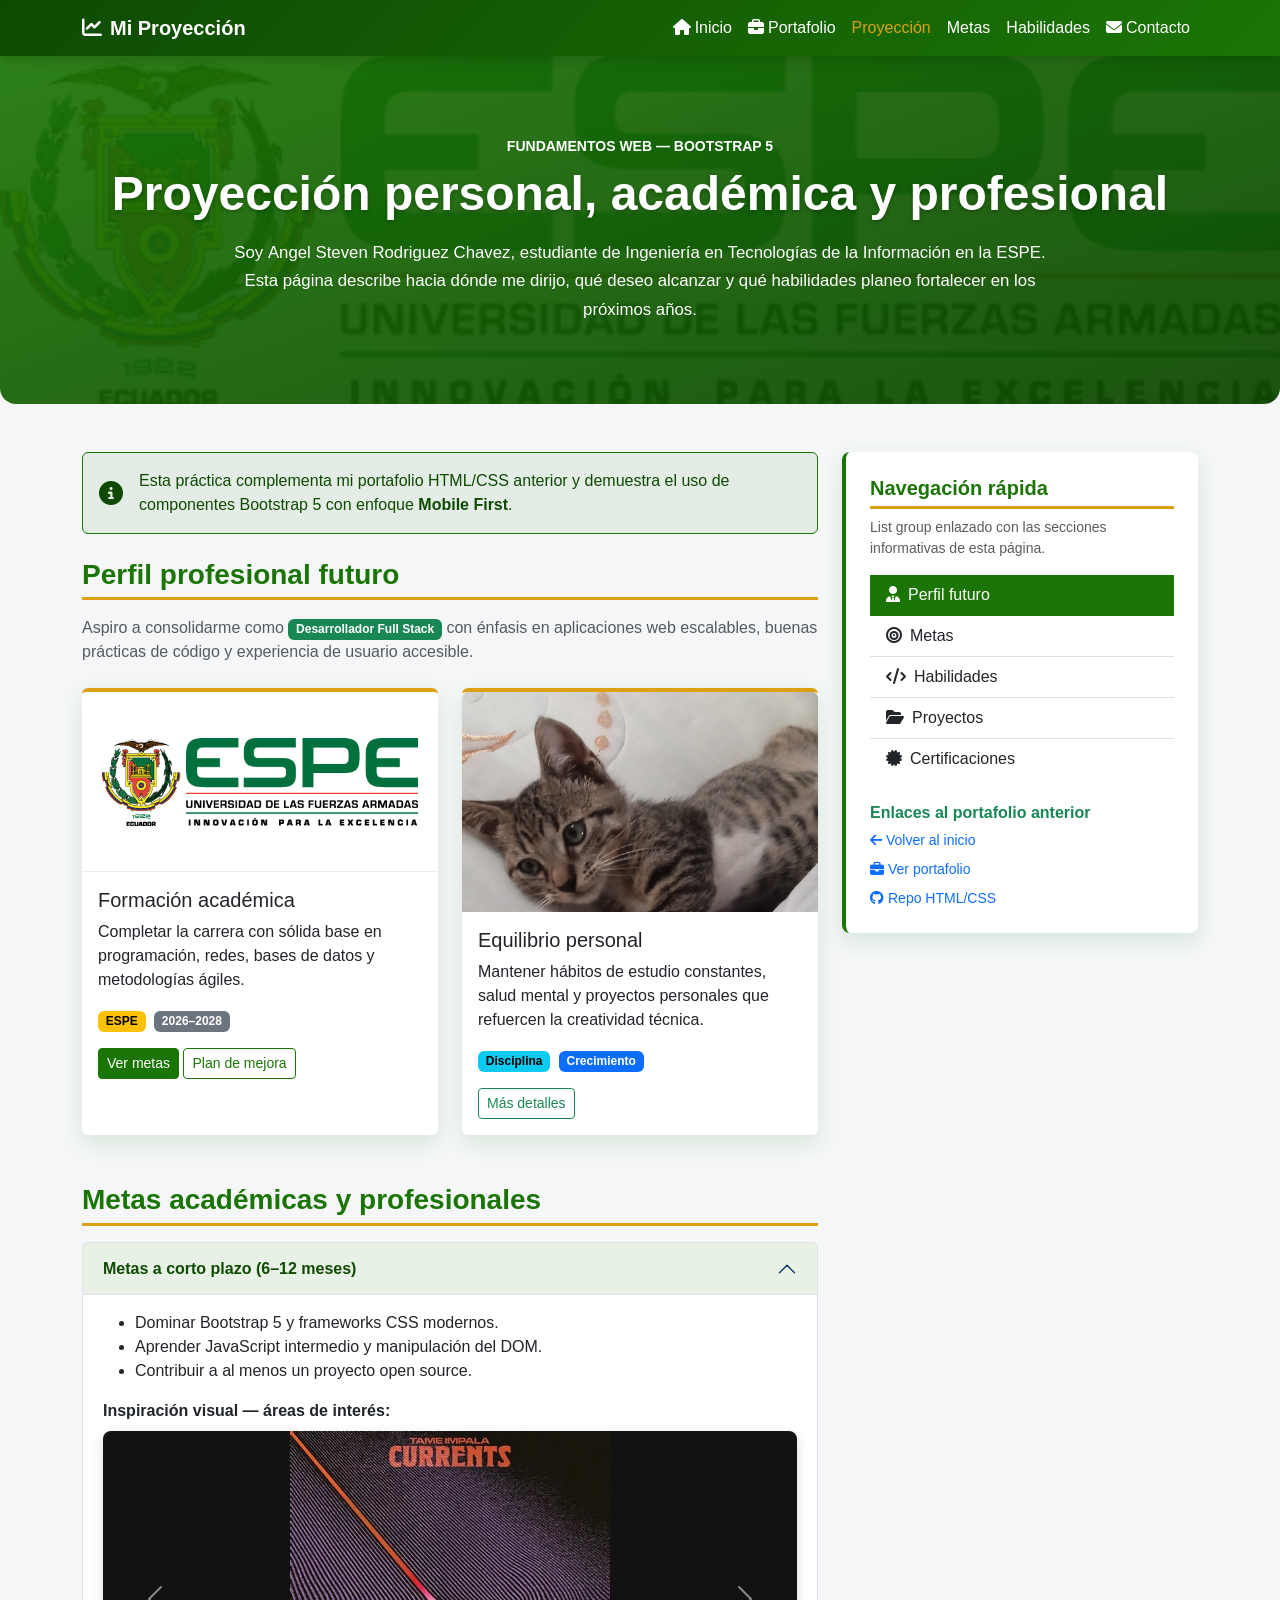
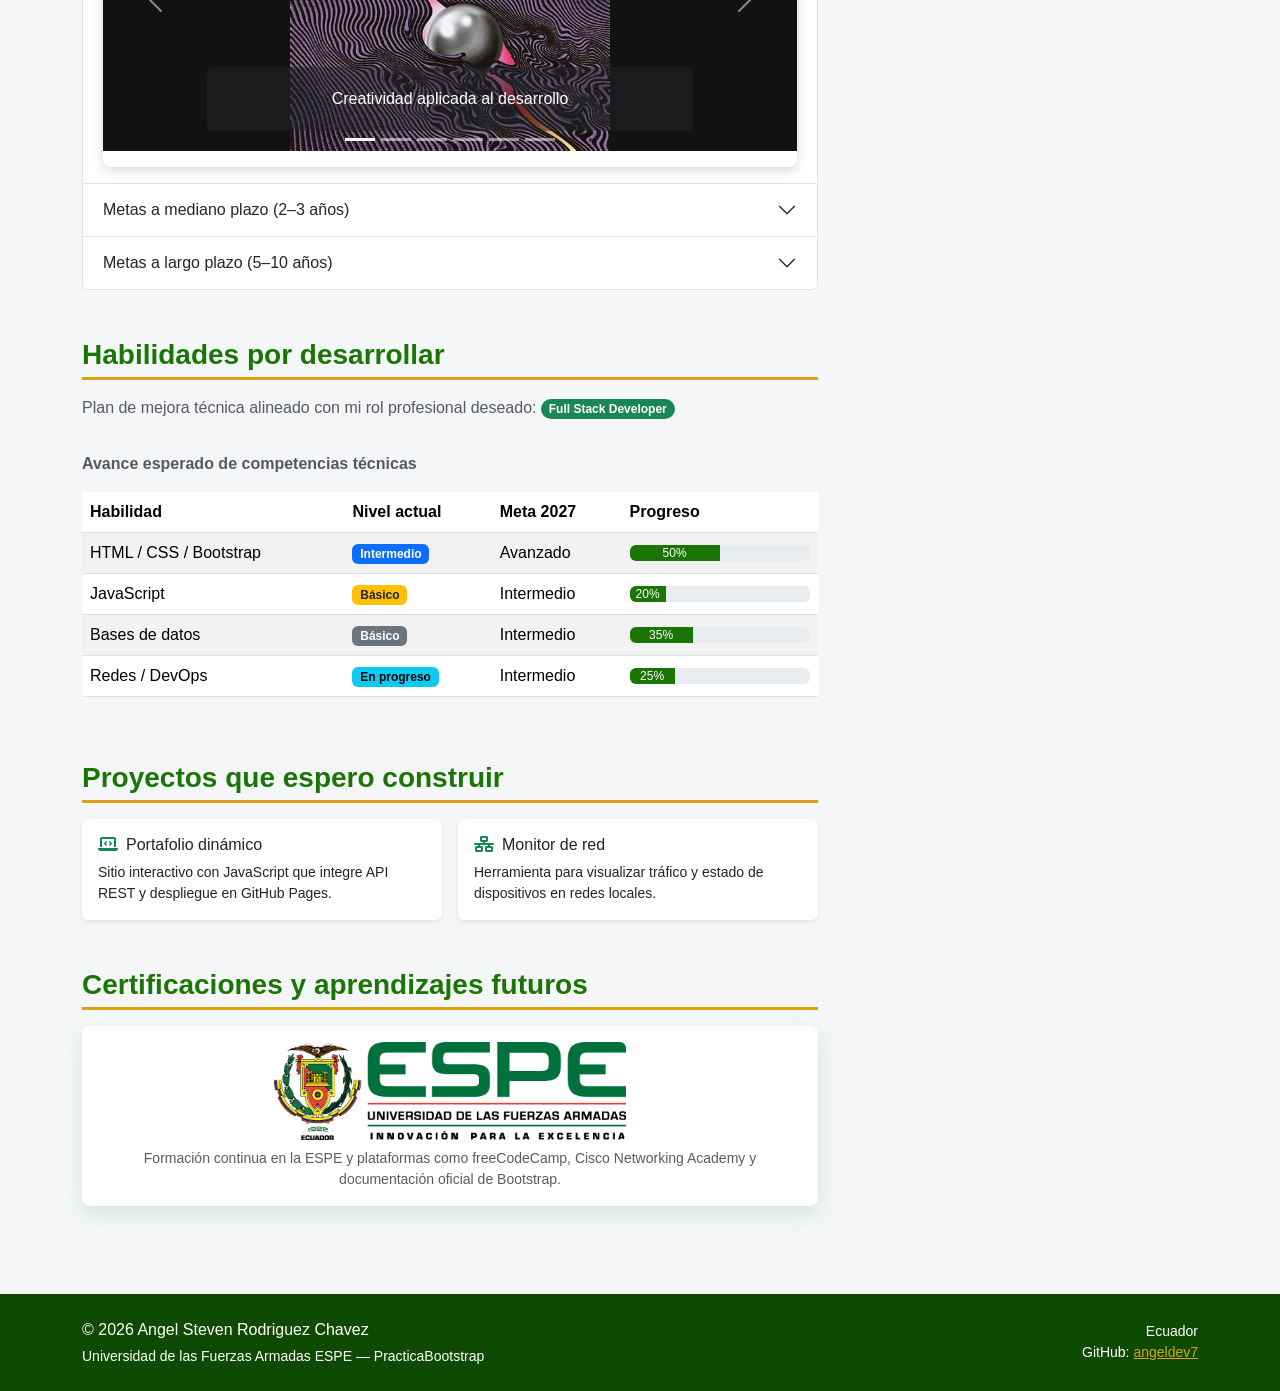
<file: pages/proyeccion.html>
<!DOCTYPE html>
<html lang="es">

<head>
    <meta charset="UTF-8">
    <meta name="viewport" content="width=device-width, initial-scale=1.0">
    <title>Proyección Personal, Académica y Profesional | Angel Rodriguez</title>

    <link rel="icon" href="../img/mundito.ico" type="image/x-icon">
    <link href="https://cdn.jsdelivr.net/npm/bootstrap@5.3.3/dist/css/bootstrap.min.css" rel="stylesheet"
        integrity="sha384-QWTKZyjpPEjISv5WaRU9OFeRpok6YctnYmDr5pNlyT2bRjXh0JMhjY6hW+ALEwIH" crossorigin="anonymous">
    <link rel="stylesheet" href="https://cdnjs.cloudflare.com/ajax/libs/font-awesome/6.5.0/css/all.min.css">
    <link rel="stylesheet" href="../css/proyeccion.css">
</head>

<body>

    <!-- Navbar responsiva (Mobile First) -->
    <header>
        <nav class="navbar navbar-expand-lg navbar-dark navbar-proyeccion sticky-top" aria-label="Navegación principal">
            <div class="container">
                <a class="navbar-brand fw-bold" href="proyeccion.html">
                    <i class="fa-solid fa-chart-line me-2"></i>Mi Proyección
                </a>
                <button class="navbar-toggler" type="button" data-bs-toggle="collapse" data-bs-target="#menuPrincipal"
                    aria-controls="menuPrincipal" aria-expanded="false" aria-label="Abrir menú">
                    <span class="navbar-toggler-icon"></span>
                </button>
                <div class="collapse navbar-collapse" id="menuPrincipal">
                    <ul class="navbar-nav ms-auto mb-2 mb-lg-0">
                        <li class="nav-item">
                            <a class="nav-link" href="../index.html">
                                <i class="fa-solid fa-house me-1"></i>Inicio
                            </a>
                        </li>
                        <li class="nav-item">
                            <a class="nav-link" href="portafolio.html">
                                <i class="fa-solid fa-briefcase me-1"></i>Portafolio
                            </a>
                        </li>
                        <li class="nav-item">
                            <a class="nav-link active" aria-current="page" href="#perfil-futuro">Proyección</a>
                        </li>
                        <li class="nav-item">
                            <a class="nav-link" href="#metas">Metas</a>
                        </li>
                        <li class="nav-item">
                            <a class="nav-link" href="#habilidades">Habilidades</a>
                        </li>
                        <li class="nav-item">
                            <a class="nav-link" href="cto/contacto.html">
                                <i class="fa-solid fa-envelope me-1"></i>Contacto
                            </a>
                        </li>
                    </ul>
                </div>
            </div>
        </nav>

        <!-- Hero con tipografía Bootstrap -->
        <div class="hero-proyeccion text-center">
            <div class="container py-3 py-md-4">
                <p class="text-uppercase fw-semibold mb-2 small letter-spacing-1">Fundamentos Web — Bootstrap 5</p>
                <h1 class="display-5 display-md-4 mb-3">Proyección personal, académica y profesional</h1>
                <p class="lead lead-proyeccion mx-auto mb-0 col-lg-9">
                    Soy <strong>Angel Steven Rodriguez Chavez</strong>, estudiante de Ingeniería en Tecnologías de la
                    Información en la ESPE. Esta página describe hacia dónde me dirijo, qué deseo alcanzar y qué
                    habilidades planeo fortalecer en los próximos años.
                </p>
            </div>
        </div>
    </header>

    <div class="container my-4 my-lg-5">
        <div class="row g-4">

            <!-- Contenido principal -->
            <main class="col-lg-8 order-2 order-lg-1">

                <!-- Alert informativa -->
                <div class="alert alert-espe d-flex align-items-center mb-4" role="alert">
                    <i class="fa-solid fa-circle-info fs-4 me-3"></i>
                    <div>
                        Esta práctica complementa mi portafolio HTML/CSS anterior y demuestra el uso de componentes
                        Bootstrap 5 con enfoque <strong>Mobile First</strong>.
                    </div>
                </div>

                <!-- Perfil profesional futuro -->
                <section id="perfil-futuro" class="mb-5">
                    <h2 class="titulo-seccion h3 mb-3">Perfil profesional futuro</h2>
                    <p class="text-muted mb-4">
                        Aspiro a consolidarme como <span class="badge bg-success">Desarrollador Full Stack</span>
                        con énfasis en aplicaciones web escalables, buenas prácticas de código y experiencia de
                        usuario accesible.
                    </p>

                    <!-- Grid con cards responsivas (combinación: grid + cards + badges + botones + imágenes) -->
                    <div class="row row-cols-1 row-cols-md-2 g-4">
                        <article class="col">
                            <div class="card card-proyeccion">
                                <img src="../img/espe/imagenEjemploEspe.png"
                                    class="card-img-top img-fluid card-img-contain" alt="Formación en la ESPE">
                                <div class="card-body">
                                    <h3 class="card-title h5">Formación académica</h3>
                                    <p class="card-text">
                                        Completar la carrera con sólida base en programación, redes, bases de datos
                                        y metodologías ágiles.
                                    </p>
                                    <span class="badge text-bg-warning me-1">ESPE</span>
                                    <span class="badge text-bg-secondary">2026–2028</span>
                                    <div class="mt-3">
                                        <a href="#metas" class="btn btn-espe btn-sm">Ver metas</a>
                                        <button type="button" class="btn btn-outline-espe btn-sm" data-bs-toggle="modal"
                                            data-bs-target="#modalPlan">
                                            Plan de mejora
                                        </button>
                                    </div>
                                </div>
                            </div>
                        </article>

                        <article class="col">
                            <div class="card card-proyeccion">
                                <img src="../img/mino.jpg"
                                    class="card-img-top img-fluid rounded-top card-img-cover-portrait d-block"
                                    alt="Equilibrio personal y profesional">
                                <div class="card-body">
                                    <h3 class="card-title h5">Equilibrio personal</h3>
                                    <p class="card-text">
                                        Mantener hábitos de estudio constantes, salud mental y proyectos personales
                                        que refuercen la creatividad técnica.
                                    </p>
                                    <span class="badge text-bg-info me-1">Disciplina</span>
                                    <span class="badge text-bg-primary">Crecimiento</span>
                                    <div class="mt-3">
                                        <button type="button" class="btn btn-outline-success btn-sm"
                                            data-bs-toggle="collapse" data-bs-target="#detallePersonal">
                                            Más detalles
                                        </button>
                                    </div>
                                </div>
                            </div>
                        </article>
                    </div>

                    <div class="collapse mt-3" id="detallePersonal">
                        <div class="card card-body border-success">
                            Planeo dedicar tiempo semanal a repaso de conceptos, lectura técnica y proyectos
                            colaborativos en GitHub para construir un perfil profesional coherente.
                        </div>
                    </div>
                </section>

                <!-- Metas académicas y profesionales -->
                <section id="metas" class="mb-5">
                    <h2 class="titulo-seccion h3 mb-3">Metas académicas y profesionales</h2>

                    <!-- Acordeón con carrusel embebido (combinación de componentes) -->
                    <div class="accordion accordion-proyeccion" id="accordionMetas">
                        <div class="accordion-item">
                            <h3 class="accordion-header">
                                <button class="accordion-button" type="button" data-bs-toggle="collapse"
                                    data-bs-target="#metaCorto" aria-expanded="true" aria-controls="metaCorto">
                                    Metas a corto plazo (6–12 meses)
                                </button>
                            </h3>
                            <div id="metaCorto" class="accordion-collapse collapse show"
                                data-bs-parent="#accordionMetas">
                                <div class="accordion-body">
                                    <ul class="mb-3">
                                        <li>Dominar Bootstrap 5 y frameworks CSS modernos.</li>
                                        <li>Aprender JavaScript intermedio y manipulación del DOM.</li>
                                        <li>Contribuir a al menos un proyecto open source.</li>
                                    </ul>

                                    <p class="fw-semibold mb-2">Inspiración visual — áreas de interés:</p>
                                    <div id="carouselMetas" class="carousel slide carousel-mini"
                                        data-bs-ride="carousel">
                                        <div class="carousel-indicators">
                                            <button type="button" data-bs-target="#carouselMetas" data-bs-slide-to="0"
                                                class="active" aria-current="true" aria-label="Slide 1"></button>
                                            <button type="button" data-bs-target="#carouselMetas" data-bs-slide-to="1"
                                                aria-label="Slide 2"></button>
                                            <button type="button" data-bs-target="#carouselMetas" data-bs-slide-to="2"
                                                aria-label="Slide 3"></button>
                                            <button type="button" data-bs-target="#carouselMetas" data-bs-slide-to="3"
                                                aria-label="Slide 4"></button>
                                            <button type="button" data-bs-target="#carouselMetas" data-bs-slide-to="4"
                                                aria-label="Slide 5"></button>
                                            <button type="button" data-bs-target="#carouselMetas" data-bs-slide-to="5"
                                                aria-label="Slide 6"></button>
                                        </div>
                                        <div class="carousel-inner">
                                            <figure class="carousel-item active">
                                                <img src="../img/Currents.webp" class="d-block mx-auto"
                                                    alt="Creatividad e innovación">
                                                <figcaption
                                                    class="carousel-caption d-none d-md-block bg-dark bg-opacity-50 rounded px-2">
                                                    Creatividad aplicada al desarrollo
                                                </figcaption>
                                            </figure>
                                            <figure class="carousel-item">
                                                <img src="../img/borderline-album.jpg" class="d-block mx-auto"
                                                    width="500" height="360" alt="Música para programar">
                                                <figcaption
                                                    class="carousel-caption d-none d-md-block bg-dark bg-opacity-50 rounded px-2">
                                                    Música para programar
                                                </figcaption>
                                            </figure>
                                            <figure class="carousel-item">
                                                <img src="../img/MoureDev by Brais Moure.jpg" class="d-block mx-auto"
                                                    width="500" height="360"
                                                    alt="Inspiracion personal y maestro personal">
                                                <figcaption
                                                    class="carousel-caption d-none d-md-block bg-dark bg-opacity-50 rounded px-2">
                                                    Inspiracion personal y maestro personal
                                                </figcaption>
                                            </figure>
                                            <figure class="carousel-item">
                                                <img src="../img/mino.jpg" class="d-block mx-auto" width="500"
                                                    height="360" alt="Video random" height="4096">
                                                <figcaption
                                                    class="carousel-caption d-none d-md-block bg-dark bg-opacity-50 rounded px-2">
                                                    Mi mascota que me da ánimos para seguir adelante
                                                </figcaption>
                                            </figure>
                                            <figure class="carousel-item">
                                                <video src="../video/AsaMitaka.mp4" class="d-block mx-auto" width="500"
                                                    height="360" controls muted loop>
                                                    Tu navegador no soporta el elemento de video.
                                                </video>
                                            </figure>
                                            <figure class="carousel-item" width="500" height="360"
                                                alt="Educacion en la ESPE">
                                                centrar el texto h2 debajo de la imagen y que se vea bien en dispositivos móviles
                                                <h2 id="textochistoso">
                                                    La educacion donde estudio actualmente, la ESPE
                                                </h2>

                                                <figcaption
                                                    class="carousel-caption d-none d-md-block bg-dark bg-opacity-50 rounded px-2">
                                                    Aqui la institucion educativa donde estudio, la ESPE, que me brinda
                                                    las herramientas para alcanzar mis metas profesionales.
                                                </figcaption>
                                            </figure>
                                        </div>
                                        <button class="carousel-control-prev" type="button"
                                            data-bs-target="#carouselMetas" data-bs-slide="prev">
                                            <span class="carousel-control-prev-icon" aria-hidden="true"></span>
                                            <span class="visually-hidden">Anterior</span>
                                        </button>
                                        <button class="carousel-control-next" type="button"
                                            data-bs-target="#carouselMetas" data-bs-slide="next">
                                            <span class="carousel-control-next-icon" aria-hidden="true"></span>
                                            <span class="visually-hidden">Siguiente</span>
                                        </button>
                                    </div>
                                </div>
                            </div>
                        </div>

                        <div class="accordion-item">
                            <h3 class="accordion-header">
                                <button class="accordion-button collapsed" type="button" data-bs-toggle="collapse"
                                    data-bs-target="#metaMediano" aria-expanded="false" aria-controls="metaMediano">
                                    Metas a mediano plazo (2–3 años)
                                </button>
                            </h3>
                            <div id="metaMediano" class="accordion-collapse collapse" data-bs-parent="#accordionMetas">
                                <div class="accordion-body">
                                    Obtener certificaciones en desarrollo web, participar en prácticas profesionales
                                    y construir un portafolio con proyectos reales desplegados en la nube.
                                </div>
                            </div>
                        </div>

                        <div class="accordion-item">
                            <h3 class="accordion-header">
                                <button class="accordion-button collapsed" type="button" data-bs-toggle="collapse"
                                    data-bs-target="#metaLargo" aria-expanded="false" aria-controls="metaLargo">
                                    Metas a largo plazo (5–10 años)
                                </button>
                            </h3>
                            <div id="metaLargo" class="accordion-collapse collapse" data-bs-parent="#accordionMetas">
                                <div class="accordion-body">
                                    Liderar equipos de desarrollo, especializarme en arquitectura de software o
                                    ciberseguridad, y aportar soluciones tecnológicas con impacto social en Ecuador.
                                </div>
                            </div>
                        </div>
                    </div>
                </section>

                <!-- Habilidades por desarrollar + tabla + progress bars -->
                <section id="habilidades" class="mb-5">
                    <h2 class="titulo-seccion h3 mb-3">Habilidades por desarrollar</h2>
                    <p class="text-muted mb-4">
                        Plan de mejora técnica alineado con mi rol profesional deseado:
                        <span class="badge rounded-pill text-bg-success">Full Stack Developer</span>
                    </p>

                    <!-- Tabla responsiva + progress bars (combinación) -->
                    <div class="table-responsive mb-4">
                        <table class="table table-striped table-hover tabla-proyeccion align-middle">
                            <caption class="caption-top fw-semibold text-muted mb-2">
                                Avance esperado de competencias técnicas
                            </caption>
                            <thead>
                                <tr>
                                    <th scope="col">Habilidad</th>
                                    <th scope="col">Nivel actual</th>
                                    <th scope="col">Meta 2027</th>
                                    <th scope="col">Progreso</th>
                                </tr>
                            </thead>
                            <tbody>
                                <tr>
                                    <td>HTML / CSS / Bootstrap</td>
                                    <td><span class="badge text-bg-primary">Intermedio</span></td>
                                    <td>Avanzado</td>
                                    <td style="min-width: 140px;">
                                        <div class="progress" role="progressbar" aria-label="HTML CSS Bootstrap"
                                            aria-valuenow="50" aria-valuemin="0" aria-valuemax="100">
                                            <div class="progress-bar progress-bar-espe" style="width: 50%">50%</div>
                                        </div>
                                    </td>
                                </tr>
                                <tr>
                                    <td>JavaScript</td>
                                    <td><span class="badge text-bg-warning text-dark">Básico</span></td>
                                    <td>Intermedio</td>
                                    <td style="min-width: 140px;">
                                        <div class="progress" role="progressbar" aria-label="JavaScript"
                                            aria-valuenow="20" aria-valuemin="0" aria-valuemax="100">
                                            <div class="progress-bar progress-bar-espe" style="width: 20%">20%</div>
                                        </div>
                                    </td>
                                </tr>
                                <tr>
                                    <td>Bases de datos</td>
                                    <td><span class="badge text-bg-secondary">Básico</span></td>
                                    <td>Intermedio</td>
                                    <td style="min-width: 140px;">
                                        <div class="progress" role="progressbar" aria-label="Bases de datos"
                                            aria-valuenow="35" aria-valuemin="0" aria-valuemax="100">
                                            <div class="progress-bar progress-bar-espe" style="width: 35%">35%</div>
                                        </div>
                                    </td>
                                </tr>
                                <tr>
                                    <td>Redes / DevOps</td>
                                    <td><span class="badge text-bg-info">En progreso</span></td>
                                    <td>Intermedio</td>
                                    <td style="min-width: 140px;">
                                        <div class="progress" role="progressbar" aria-label="Redes DevOps"
                                            aria-valuenow="25" aria-valuemin="0" aria-valuemax="100">
                                            <div class="progress-bar progress-bar-espe" style="width: 25%">25%</div>
                                        </div>
                                    </td>
                                </tr>
                            </tbody>
                        </table>
                    </div>
                </section>

                <!-- Proyectos futuros -->
                <section id="proyectos" class="mb-5">
                    <h2 class="titulo-seccion h3 mb-3">Proyectos que espero construir</h2>
                    <div class="row g-3">
                        <article class="col-12 col-sm-6">
                            <div class="card h-100 border-0 shadow-sm">
                                <div class="card-body">
                                    <h3 class="h6 card-title">
                                        <i class="fa-solid fa-laptop-code text-success me-2"></i>Portafolio dinámico
                                    </h3>
                                    <p class="card-text small">
                                        Sitio interactivo con JavaScript que integre API REST y despliegue en GitHub
                                        Pages.
                                    </p>
                                </div>
                            </div>
                        </article>
                        <article class="col-12 col-sm-6">
                            <div class="card h-100 border-0 shadow-sm">
                                <div class="card-body">
                                    <h3 class="h6 card-title">
                                        <i class="fa-solid fa-network-wired text-success me-2"></i>Monitor de red
                                    </h3>
                                    <p class="card-text small">
                                        Herramienta para visualizar tráfico y estado de dispositivos en redes locales.
                                    </p>
                                </div>
                            </div>
                        </article>
                    </div>
                </section>

                <!-- Certificaciones futuras -->
                <section id="certificaciones" class="mb-4">
                    <h2 class="titulo-seccion h3 mb-3">Certificaciones y aprendizajes futuros</h2>
                    <figure class="figure figure-proyeccion text-center w-100">
                        <img src="../img/espe/imagenEjemploEspe.png" class="figure-img img-fluid w-50 mx-auto d-block"
                            alt="Compromiso con la formación continua">
                        <figcaption class="figure-caption mt-2">
                            Formación continua en la ESPE y plataformas como freeCodeCamp, Cisco Networking Academy
                            y documentación oficial de Bootstrap.
                        </figcaption>
                    </figure>
                </section>

            </main>

            <!-- Aside con list group conectado a secciones -->
            <aside class="col-lg-4 order-1 order-lg-2">
                <div class="aside-proyeccion p-4 sticky-lg-top" style="top: 5.5rem;">
                    <h2 class="h5 titulo-seccion">Navegación rápida</h2>
                    <p class="small text-muted">
                        List group enlazado con las secciones informativas de esta página.
                    </p>

                    <div class="list-group list-group-flush mb-4" id="listaSecciones">
                        <a href="#perfil-futuro" class="list-group-item list-group-item-action active-espe text-white">
                            <i class="fa-solid fa-user-tie me-2"></i>Perfil futuro
                        </a>
                        <a href="#metas" class="list-group-item list-group-item-action">
                            <i class="fa-solid fa-bullseye me-2"></i>Metas
                        </a>
                        <a href="#habilidades" class="list-group-item list-group-item-action">
                            <i class="fa-solid fa-code me-2"></i>Habilidades
                        </a>
                        <a href="#proyectos" class="list-group-item list-group-item-action">
                            <i class="fa-solid fa-folder-open me-2"></i>Proyectos
                        </a>
                        <a href="#certificaciones" class="list-group-item list-group-item-action">
                            <i class="fa-solid fa-certificate me-2"></i>Certificaciones
                        </a>
                    </div>

                    <h3 class="h6 fw-bold text-success">Enlaces al portafolio anterior</h3>
                    <ul class="list-unstyled small mb-0">
                        <li class="mb-2">
                            <a href="../index.html" class="text-decoration-none">
                                <i class="fa-solid fa-arrow-left me-1"></i>Volver al inicio
                            </a>
                        </li>
                        <li class="mb-2">
                            <a href="portafolio.html" class="text-decoration-none">
                                <i class="fa-solid fa-briefcase me-1"></i>Ver portafolio
                            </a>
                        </li>
                        <li>
                            <a href="https://github.com/angeldev7/P2Tarea-Web-CSS" target="_blank"
                                rel="noopener noreferrer" class="text-decoration-none">
                                <i class="fa-brands fa-github me-1"></i>Repo HTML/CSS
                            </a>
                        </li>
                    </ul>
                </div>
            </aside>

        </div>
    </div>

    <!-- Modal con formulario (combinación) -->
    <div class="modal fade" id="modalPlan" tabindex="-1" aria-labelledby="modalPlanLabel" aria-hidden="true">
        <div class="modal-dialog modal-dialog-centered modal-dialog-scrollable">
            <div class="modal-content">
                <div class="modal-header modal-header-espe">
                    <h2 class="modal-title fs-5" id="modalPlanLabel">
                        <i class="fa-solid fa-clipboard-list me-2"></i>Plan de mejora personal
                    </h2>
                    <button type="button" class="btn-close btn-close-white" data-bs-dismiss="modal"
                        aria-label="Cerrar"></button>
                </div>
                <div class="modal-body">
                    <p class="small text-muted">
                        Formulario de ejemplo para registrar compromisos de mejora académica (sin envío real).
                    </p>
                    <form id="formPlanMejora">
                        <div class="mb-3">
                            <label for="nombrePlan" class="form-label">Nombre</label>
                            <input type="text" class="form-control" id="nombrePlan"
                                value="Angel Steven Rodriguez Chavez" readonly>
                        </div>
                        <div class="mb-3">
                            <label for="metaPersonal" class="form-label">Meta principal</label>
                            <select class="form-select" id="metaPersonal" required>
                                <option value="">Seleccione una meta</option>
                                <option value="fullstack">Ser desarrollador Full Stack</option>
                                <option value="redes">Especialista en redes</option>
                                <option value="seguridad">Analista de ciberseguridad</option>
                            </select>
                        </div>
                        <div class="mb-3">
                            <label for="compromiso" class="form-label">Compromiso semanal (horas)</label>
                            <input type="range" class="form-range" id="compromiso" min="5" max="30" value="10">
                            <output id="compromisoValor" class="small text-muted">10 horas</output>
                        </div>
                        <div class="mb-3 form-check">
                            <input type="checkbox" class="form-check-input" id="aceptoPlan" required>
                            <label class="form-check-label" for="aceptoPlan">
                                Acepto dedicar tiempo constante a mi formación
                            </label>
                        </div>
                        <button type="submit" class="btn btn-espe w-100">Registrar compromiso</button>
                    </form>
                </div>
            </div>
        </div>
    </div>

    <footer class="footer-proyeccion py-4 mt-5">
        <div class="container text-center text-md-start">
            <div class="row align-items-center">
                <div class="col-md-6 mb-3 mb-md-0">
                    <p class="mb-1">&copy; 2026 Angel Steven Rodriguez Chavez</p>
                    <p class="mb-0 small">Universidad de las Fuerzas Armadas ESPE — PracticaBootstrap</p>
                </div>
                <div class="col-md-6 text-md-end">
                    <address class="mb-0 small">
                        Ecuador<br>
                        GitHub: <a href="https://github.com/angeldev7" target="_blank"
                            rel="noopener noreferrer">angeldev7</a>
                    </address>
                </div>
            </div>
        </div>
    </footer>

    <script src="https://cdn.jsdelivr.net/npm/bootstrap@5.3.3/dist/js/bootstrap.bundle.min.js"
        integrity="sha384-YvpcrYf0tY3lHB60NNkmXc5s9fDVZLESaAA55NDzOxhy9GkcIdslK1eN7N6jIeHz"
        crossorigin="anonymous"></script>
    <script>
        document.getElementById('compromiso').addEventListener('input', function () {
            document.getElementById('compromisoValor').textContent = this.value + ' horas';
        });

        document.getElementById('formPlanMejora').addEventListener('submit', function (e) {
            e.preventDefault();
            alert('Compromiso registrado localmente. ¡Sigue adelante con tu plan de mejora!');
            bootstrap.Modal.getInstance(document.getElementById('modalPlan')).hide();
        });
    </script>
</body>

</html>
</file>
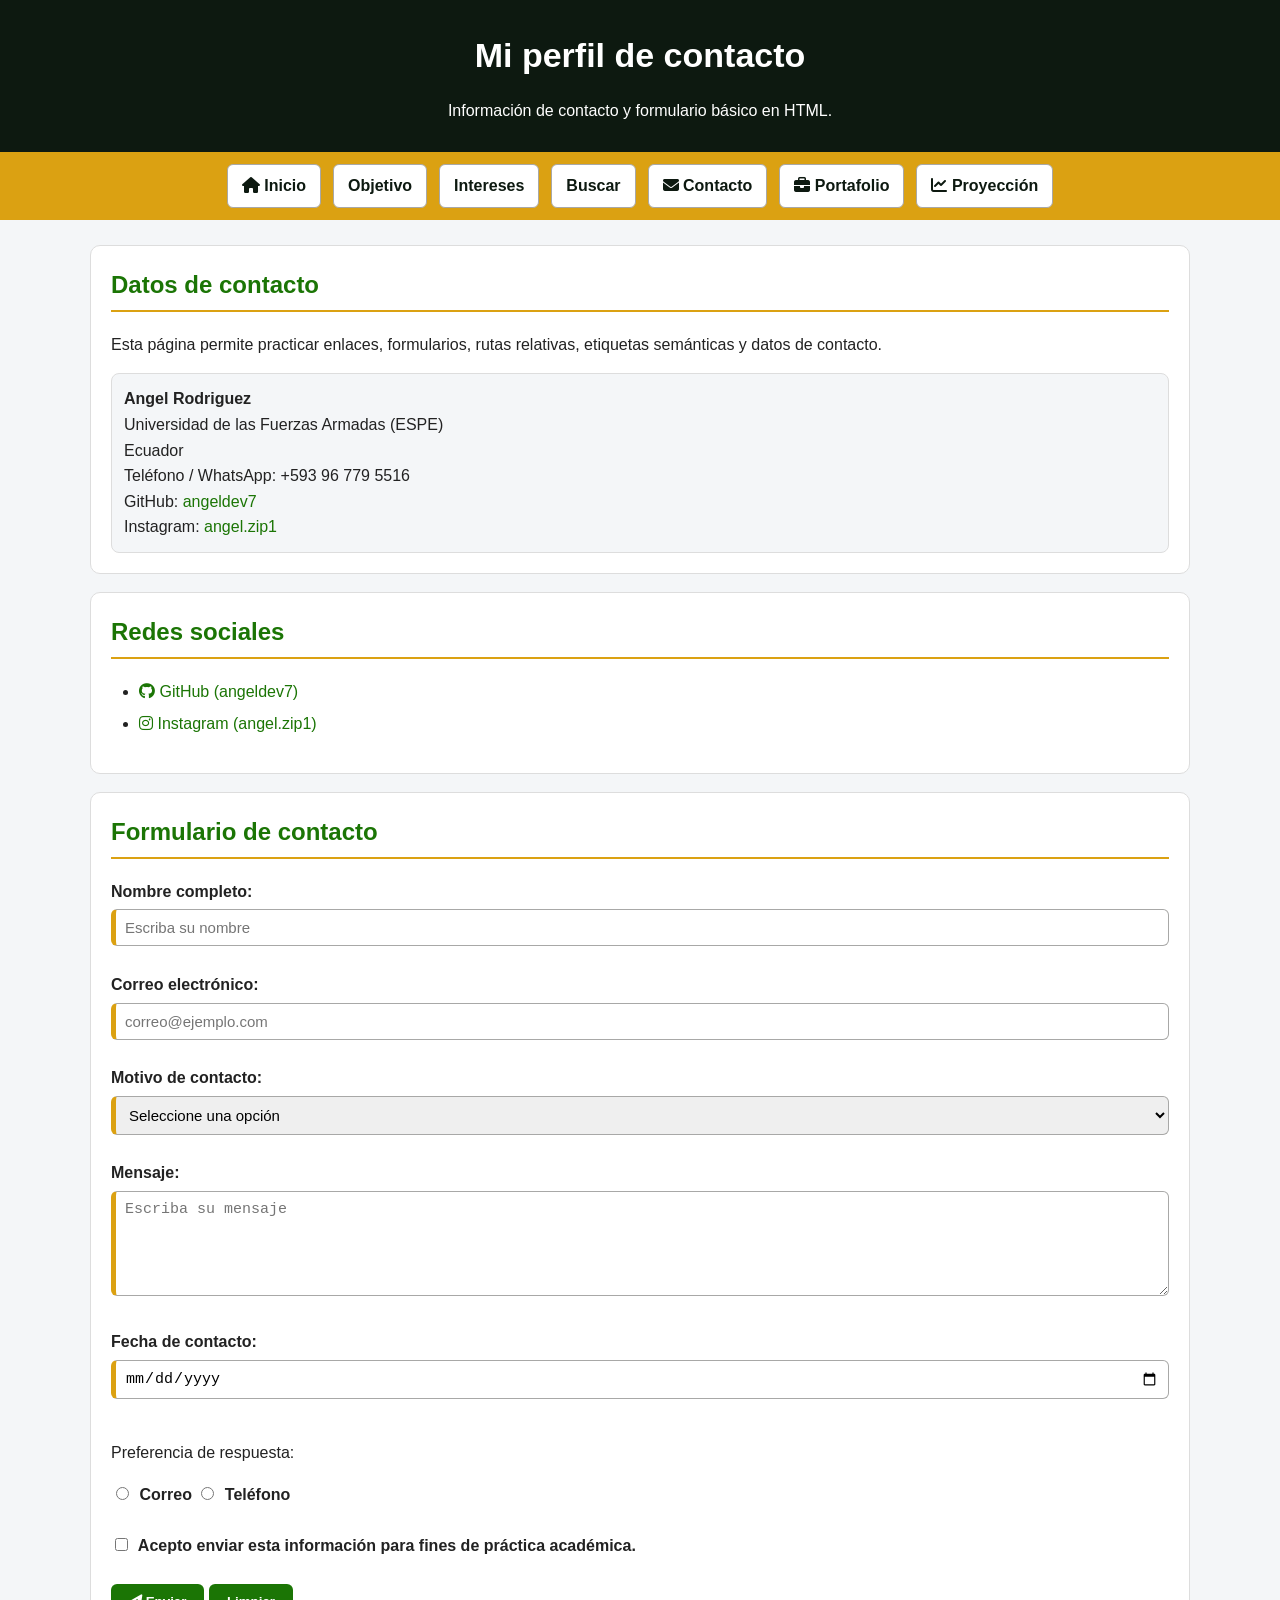
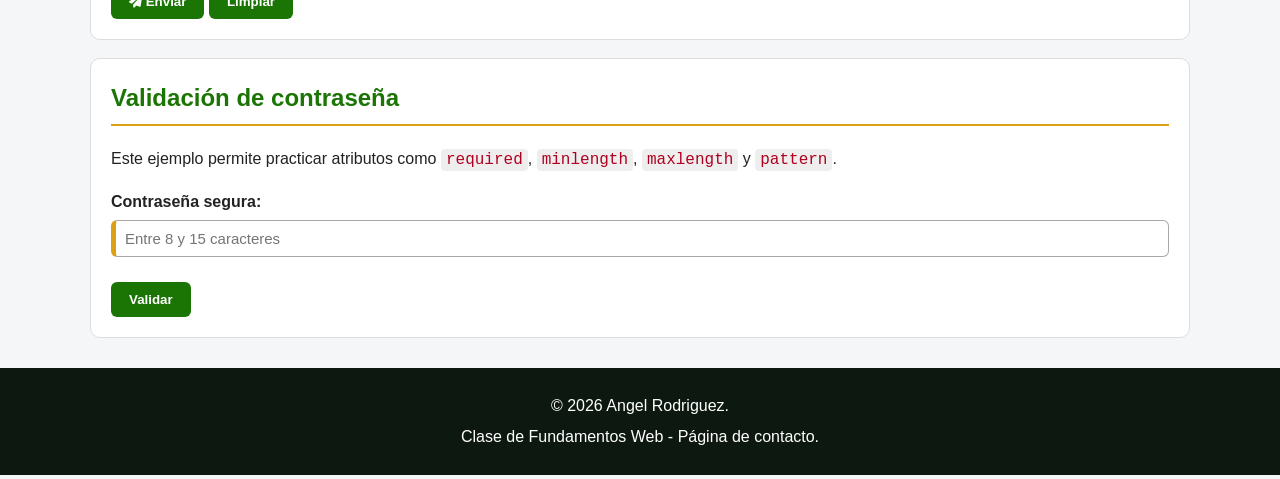
<file: pages/cto/contacto.html>
<!DOCTYPE html>
<html lang="es">

<head>
    <meta charset="UTF-8">
    <title>Contacto</title>

    <!-- Como este archivo está en pages/cto, se suben dos niveles con ../../ -->
    <link rel="icon" href="../../img/mundito.ico" type="image/x-icon">

    <link rel="stylesheet" href="https://cdnjs.cloudflare.com/ajax/libs/font-awesome/6.5.0/css/all.min.css">

    <link rel="stylesheet" href="../../css/general.css">
    <link rel="stylesheet" href="../../css/contacto.css">
</head>

<body>

    <header>
        <h1>Mi perfil de contacto</h1>
        <p>Información de contacto y formulario básico en HTML.</p>
    </header>

    <nav>
        <a href="../../index.html">
            <i class="fa-solid fa-house"></i>
            Inicio
        </a>

        <a href="../../index.html#objetivo">Objetivo</a>

        <a href="../../index.html#intereses">Intereses</a>

        <a href="../buscar.html">Buscar</a>

        <a href="contacto.html">
            <i class="fa-solid fa-envelope"></i>
            Contacto
        </a>

        <a href="../portafolio.html">
            <i class="fa-solid fa-briefcase"></i>
            Portafolio
        </a>

        <a href="../proyeccion.html">
            <i class="fa-solid fa-chart-line"></i>
            Proyección
        </a>
    </nav>

    <main>

        <section>
            <h2>Datos de contacto</h2>

            <p>
                Esta página permite practicar enlaces, formularios, rutas relativas,
                etiquetas semánticas y datos de contacto.
            </p>

            <address>
                <strong>Angel Rodriguez</strong><br>
                Universidad de las Fuerzas Armadas (ESPE)<br>
                Ecuador<br>
                Teléfono / WhatsApp: +593 96 779 5516<br>
                GitHub: <a href="https://github.com/angeldev7/" target="_blank">angeldev7</a><br>
                Instagram: <a href="https://www.instagram.com/angel.zip1/" target="_blank">angel.zip1</a>
            </address>
        </section>

        <section>
            <h2>Redes sociales</h2>

            <ul>
                <li>
                    <a href="https://github.com/angeldev7/" target="_blank">
                        <i class="fa-brands fa-github"></i>
                        GitHub (angeldev7)
                    </a>
                </li>

                <li>
                    <a href="https://www.instagram.com/angel.zip1/" target="_blank">
                        <i class="fa-brands fa-instagram"></i>
                        Instagram (angel.zip1)
                    </a>
                </li>
            </ul>
        </section>

        <section>
            <h2>Formulario de contacto</h2>

            <!-- 
                Este formulario se envía hacia buscar.html para practicar rutas relativas.
                Desde pages/cto/contacto.html se sube un nivel con ../
            -->
            <form method="GET" action="../buscar.html">

                <label for="nombre">Nombre completo:</label>
                <input type="text" id="nombre" name="nombre" placeholder="Escriba su nombre" required minlength="3"
                    maxlength="50">

                <br><br>

                <label for="correo">Correo electrónico:</label>
                <input type="email" id="correo" name="correo" placeholder="correo@ejemplo.com" required>

                <br><br>

                <label for="motivo">Motivo de contacto:</label>
                <select id="motivo" name="motivo" required>
                    <option value="">Seleccione una opción</option>
                    <option value="consulta">Consulta académica</option>
                    <option value="soporte">Soporte</option>
                    <option value="sugerencia">Sugerencia</option>
                </select>

                <br><br>

                <label for="mensaje">Mensaje:</label>
                <br>
                <textarea id="mensaje" name="mensaje" placeholder="Escriba su mensaje" rows="5" cols="40" required
                    minlength="10"></textarea>

                <br><br>

                <label for="fecha">Fecha de contacto:</label>
                <input type="date" id="fecha" name="fecha" required>

                <br><br>

                <p>Preferencia de respuesta:</p>

                <label>
                    <input type="radio" name="respuesta" value="correo" required>
                    Correo
                </label>

                <label>
                    <input type="radio" name="respuesta" value="telefono">
                    Teléfono
                </label>

                <br><br>

                <label>
                    <input type="checkbox" name="acepta" value="si" required>
                    Acepto enviar esta información para fines de práctica académica.
                </label>

                <br><br>

                <button type="submit">
                    <i class="fa-solid fa-paper-plane"></i>
                    Enviar
                </button>

                <button type="reset">
                    Limpiar
                </button>
            </form>
        </section>

        <section>
            <h2>Validación de contraseña</h2>

            <p>
                Este ejemplo permite practicar atributos como <code>required</code>,
                <code>minlength</code>, <code>maxlength</code> y <code>pattern</code>.
            </p>

            <form method="GET" action="../buscar.html">

                <label for="password">Contraseña segura:</label>

                <input type="password" id="password" name="password" required minlength="8" maxlength="15"
                    pattern="^(?=.*[a-z])(?=.*[A-Z])(?=.*\d)(?=.*[@$!%*?&._-])[A-Za-z\d@$!%*?&._-]{8,15}$"
                    placeholder="Entre 8 y 15 caracteres"
                    title="Debe tener mayúscula, minúscula, número y un carácter especial.">

                <br><br>

                <button type="submit">Validar</button>
            </form>
        </section>

    </main>

    <footer>
        <p>&copy; 2026 Angel Rodriguez.</p>
        <p>Clase de Fundamentos Web - Página de contacto.</p>
    </footer>

</body>

</html>
</file>
<file: css/general.css>
/* ============================================================
   general.css
   Archivo CSS general para TODAS las páginas del sitio.
   Aquí se colocan estilos compartidos: reinicio básico, etiquetas,
   navegación, formularios, tablas, multimedia y utilidades.

   Para enseñar poco a poco:
   1. Copiar este archivo completo.
   2. Comentar o descomentar bloques según el tema de clase.
   3. Mostrar cómo cambia la página al guardar y actualizar navegador.
   ============================================================ */

/* ============================================================
   BLOQUE 1: SELECTOR UNIVERSAL (*)
   Aplica a todos los elementos HTML.
   Sirve para controlar el cálculo de tamaños y quitar espacios
   inesperados del navegador.
   ============================================================ */

* {
    box-sizing: border-box;
}

/* ============================================================
   BLOQUE 2: ESTILO GENERAL DEL BODY
   body representa todo el contenido visible de la página.
   Aquí se define fuente, color de texto, color de fondo,
   margen e interlineado.
   ============================================================ */

body {
    margin: 0;
    font-family: Arial, Helvetica, sans-serif;
    background-color: #f4f6f8;
    color: #222222;
    line-height: 1.6;
}


/* ============================================================
   BLOQUE 3: SELECTORES DE ETIQUETA
   Estos estilos afectan directamente a etiquetas HTML.
   Ejemplos: h1, h2, p, a, img.
   ============================================================ */

h1 {
    margin: 0;
    font-size: 34px;
    text-align: center;
}

h2 {
    color: #1b7505;
    margin-top: 0;
    border-bottom: 2px solid #dba112;
    padding-bottom: 6px;
}

h3 {
    color: #0d1910;
}

p {
    font-size: 16px;
    text-align: justify;
}

a {
    color: #1b7505;
    text-decoration: none;
}

a:hover {
    text-decoration: underline;
}


/* ============================================================
   BLOQUE 4: HEADER Y FOOTER
   header se usa para el encabezado.
   footer se usa para el pie de página.
   ============================================================ */

header {
    background-color: #0d1910;
    color: white;
    padding: 28px 16px;
    text-align: center;
}

header p {
    text-align: center;
    margin-bottom: 0;
}

footer {
    background-color: #0d1910;
    color: white;
    text-align: center;
    padding: 20px;
    margin-top: 30px;
}

footer p {
    text-align: center;
    margin: 5px 0;
}

footer address {
    font-style: normal;
}

/* ============================================================
   BLOQUE 5: NAVEGACIÓN
   nav contiene enlaces internos y externos.
   display: flex permite ordenar los enlaces en fila.
   gap crea espacio entre enlaces.
   ============================================================ */

nav {
    background-color: #dba112;
    padding: 12px;
    text-align: center;
    display: flex;
    justify-content: center;
    flex-wrap: wrap;
    gap: 12px;
}

nav a {
    background-color: white;
    color: #0d1910;
    padding: 8px 14px;
    border-radius: 6px;
    font-weight: bold;
    border: 1px solid #a8a8a7;
}

nav a:hover {
    background-color: #1b7505;
    color: white;
    text-decoration: none;
}


/* ============================================================
   BLOQUE 6: ESTRUCTURA PRINCIPAL
   main contiene el contenido principal.
   section y article organizan bloques de información.
   ============================================================ */

main {
    width: 90%;
    max-width: 1100px;
    margin: 25px auto;
}

section,
article,
aside {
    background-color: white;
    padding: 20px;
    margin-bottom: 18px;
    border: 1px solid #dddddd;
    border-radius: 10px;
}


/* ============================================================
   BLOQUE 7: ASIDE
   aside contiene información complementaria.
   ============================================================ */

aside {
    width: 90%;
    max-width: 1100px;
    margin: 20px auto;
    background-color: #fff8e6;
}

aside i {
    margin-right: 8px;
    font-size: 20px;
    color: #1b7505;
}


/* ============================================================
   BLOQUE 8: IMÁGENES Y MULTIMEDIA
   max-width evita que las imágenes y videos se salgan
   del ancho disponible.
   ============================================================ */

img,
video,
iframe {
    max-width: 100%;
    border-radius: 8px;
}

figure {
    text-align: center;
    margin: 0;
}

figcaption {
    font-size: 14px;
    color: #555555;
    margin-top: 8px;
}


/* ============================================================
   BLOQUE 9: LISTAS
   ul sirve para listas sin orden.
   ol sirve para listas ordenadas.
   ============================================================ */

ul,
ol {
    padding-left: 28px;
}

li {
    margin-bottom: 6px;
}


/* ============================================================
   BLOQUE 10: TABLAS
   border-collapse une los bordes de las celdas.
   width: 100% hace que la tabla use todo el ancho disponible.
   ============================================================ */

table {
    width: 100%;
    border-collapse: collapse;
    background-color: white;
}

caption {
    font-weight: bold;
    margin-bottom: 10px;
    color: #0d1910;
}

th {
    background-color: #1b7505;
    color: white;
    padding: 10px;
}

td {
    padding: 10px;
    border: 1px solid #cccccc;
}

tr:nth-child(even) {
    background-color: #f2f2f2;
}


/* ============================================================
   BLOQUE 11: FORMULARIOS
   input, select, textarea y button son elementos comunes
   dentro de formularios.
   ============================================================ */

form {
    margin-top: 12px;
}

label {
    font-weight: bold;
}

input,
select,
textarea {
    width: 100%;
    padding: 9px;
    margin-top: 5px;
    border: 1px solid #a8a8a7;
    border-radius: 6px;
    font-size: 15px;
}

input[type="checkbox"],
input[type="radio"] {
    width: auto;
    margin-right: 6px;
}

textarea {
    resize: vertical;
}

button {
    background-color: #1b7505;
    color: white;
    border: none;
    padding: 10px 18px;
    border-radius: 6px;
    cursor: pointer;
    font-weight: bold;
}

button:hover {
    background-color: #0d1910;
}


/* ============================================================
   BLOQUE 12: ATRIBUTOS Y ESTADOS DE FORMULARIO
   :focus se activa cuando el usuario selecciona un campo.
   :required permite explicar campos obligatorios.
   ============================================================ */

input:focus,
select:focus,
textarea:focus {
    outline: 2px solid #dba112;
    border-color: #1b7505;
}

input:required,
select:required,
textarea:required {
    border-left: 5px solid #dba112;
}


/* ============================================================
   BLOQUE 13: DETAILS, SUMMARY, PROGRESS Y METER
   Se usan para contenido desplegable y barras de progreso.
   ============================================================ */

details {
    background-color: #f4f6f8;
    padding: 12px;
    border-radius: 8px;
    border: 1px solid #dddddd;
    margin-bottom: 10px;
}

summary {
    cursor: pointer;
    font-weight: bold;
    color: #1b7505;
}

progress,
meter {
    width: 260px;
    height: 20px;
}


/* ============================================================
   BLOQUE 14: TEXTO TÉCNICO
   code, pre y kbd ayudan a explicar código dentro de HTML.
   ============================================================ */

code {
    background-color: #eeeeee;
    color: #b00020;
    padding: 2px 5px;
    border-radius: 4px;
}

pre {
    background-color: #0d1910;
    color: white;
    padding: 15px;
    border-radius: 8px;
    overflow-x: auto;
}

kbd {
    background-color: #222222;
    color: white;
    padding: 3px 6px;
    border-radius: 4px;
}


/* ============================================================
   BLOQUE 15: SELECTORES DE CLASE
   Una clase se escribe con punto.
   En HTML se usa así: class="centrado"
   ============================================================ */

.centrado {
    text-align: center;
}

.texto-verde {
    color: #1b7505;
}

.texto-dorado {
    color: #dba112;
}

.caja-destacada {
    background-color: #fff8e6;
    border: 2px solid #dba112;
    padding: 15px;
    border-radius: 8px;
}


/* ============================================================
   BLOQUE 16: SELECTORES DE ID
   Un id se escribe con numeral.
   En HTML se usa así: id="objetivo"
   ============================================================ */
#inicio {
    border-left: 6px solid #0d1910;}
#objetivo {
    border-left: 6px solid #1b7505;
}

#intereses {
    border-left: 6px solid #dba112;
}

#multimedia {
    border-left: 6px solid #0d1910;
}
#intereses{
    border-left: 6px solid #1b7505
}


/* ============================================================
   BLOQUE 17: RESPONSIVE BÁSICO
   Cuando la pantalla es pequeña, el menú se acomoda en columna.
   Esto prepara el camino hacia CSS responsive.
   ============================================================ */

/* Se aplica solo cuando la pantalla mide 700px o menos, normalmente celulares o tablets pequeñas */
@media (max-width: 700px) {

    /* Selecciona el menú de navegación */
    nav {
        /* Coloca los elementos del menú uno debajo del otro */
        flex-direction: column;
        display: grid;
        grid-template-columns: repeat(2, 1fr); /* 2 columnas iguales */
        gap: 10px; /* espacio entre elementos */
        
    }

    /* Selecciona cada enlace dentro del menú */
    nav a {
        /* Hace que cada enlace ocupe todo el ancho disponible */
        width: 100%;

        /* Centra el texto dentro de cada enlace */
        text-align: center;

    }

    /* Selecciona el título principal de la página */
    h1 {
        /* Reduce el tamaño del título para que no se vea muy grande en celular */
        font-size: 26px;
    }

    /* Selecciona el contenido principal y la barra lateral */
    main,
    aside {
        /* Hace que ocupen el 95% del ancho, dejando un pequeño margen */
        width: 95%;
    }

    /* Selecciona secciones, artículos y barra lateral */
    section,
    article,
    aside {
        /* Reduce el espacio interno para aprovechar mejor la pantalla pequeña */
        padding: 15px;
    }

    /* Selecciona las tablas */
    table {
        /* Reduce el tamaño del texto de la tabla para que entre mejor */
        font-size: 14px;
    }

    /* Selecciona campos de formulario y botones */
    input,
    select,
    textarea,
    button {
        /* Ocupa todo el ancho disponible del contenedor */
        width: 100%;
        /* Impide que el elemento crezca más allá del ancho de su contenedor */
        max-width: 100%;
        /* Hace que padding y bordes se incluyan dentro del ancho total */
        box-sizing: border-box;
        /* Tamaño de texto cómodo para lectura y uso en dispositivos móviles */
        font-size: 16px;
    }

    input,
    select,
    textarea,
    button,
    meter,
    progress,
    audio {
        /* Ocupa todo el ancho disponible del contenedor */
        width: 100%;
        /* Impide que el elemento crezca más allá del ancho de su contenedor */
        max-width: 100%;
        /* Hace que padding y bordes se incluyan dentro del ancho total */
        box-sizing: border-box;
        /* Tamaño de texto cómodo para lectura y uso en dispositivos móviles */
        font-size: 16px;
    }
}
</file>
<file: css/index.css>
/* ============================================================
   index.css
   Estilos propios de index.html.
   Este archivo se usa para mejorar únicamente la página principal.

   Debe cargarse después de general.css.
   ============================================================ */


/* ============================================================
   BLOQUE 1: PRESENTACIÓN PRINCIPAL
   El selector de id usa #.
   Este bloque afecta solo al elemento con id="presentacion".
   ============================================================ */

#presentacion {
    background-color: #ffffff;
    border-left: 8px solid #1b7505;
}


/* ============================================================
   BLOQUE 2: OBJETIVO
   Aquí se refuerza visualmente el objetivo de aprendizaje.
   ============================================================ */

#objetivo {
    background-color: #f7fff4;
}


/* ============================================================
   BLOQUE 3: INTERESES
   Aquí se trabaja con listas dentro de una sección específica.
   El espacio indica descendencia:
   #intereses li significa "los li que estén dentro de #intereses".
   ============================================================ */

#intereses li {
    background-color: #f4f6f8;
    margin-bottom: 8px;
    padding: 8px;
    border-radius: 6px;
}


/* ============================================================
   BLOQUE 4: MULTIMEDIA
   Permite explicar bordes, fondo y separación visual.
   ============================================================ */

#multimedia article {
    border: 1px solid #dddddd;
    background-color: #fbfbfb;
}

#multimedia h3 {
    color: #1b7505;
}


/* ============================================================
   BLOQUE 5: FIGURE E IMAGEN
   Se aplica solo a figuras dentro de la página principal.
   ============================================================ */

main figure {
    padding: 15px;
    border: 1px solid #dddddd;
    background-color: #f4f6f8;
    border-radius: 10px;
}


/* ============================================================
   BLOQUE 6: FORMULARIO DE BÚSQUEDA
   Este bloque se puede usar cuando explique formularios.
   Se aplica a formularios ubicados dentro de section.
   ============================================================ */

section form {
    background-color: #fafafa;
    padding: 15px;
    border-radius: 10px;
    border: 1px dashed #a8a8a7;
}


/* ============================================================
   BLOQUE 7: BOTÓN PRINCIPAL
   Se puede explicar cómo una clase permite reutilizar estilos.
   Para usarla, colocar en HTML: class="boton-principal"
   ============================================================ */

.boton-principal {
    background-color: #dba112;
    color: #0d1910;
}

.boton-principal:hover {
    background-color: #1b7505;
    color: white;
}


/* ============================================================
   BLOQUE 8: TARJETAS SIMPLES
   Para enseñar clases, puede agregar class="tarjeta" a un article.
   ============================================================ */

.tarjeta {
    border: 1px solid #cccccc;
    border-radius: 10px;
    padding: 18px;
    background-color: white;
    box-shadow: 0 2px 5px rgba(0, 0, 0, 0.12);
}


/* ============================================================
   BLOQUE 9: TEXTO DE APOYO
   Para usarlo en HTML: class="nota"
   ============================================================ */

.nota {
    background-color: #fff8e6;
    border-left: 5px solid #dba112;
    padding: 12px;
    font-size: 15px;
}


/* ============================================================
   BLOQUE 10: PEQUEÑO EFECTO VISUAL
   :hover permite cambiar el estilo cuando el mouse pasa encima.
   ============================================================ */

article:hover {
    border-color: #1b7505;
}


/* ============================================================
   BLOQUE 11: ESPACIADO ENTRE SECCIONES
   margin-bottom separa visualmente cada bloque.
   ============================================================ */

main section {
    margin-bottom: 24px;
}
</file>
<file: css/buscar.css>
/* ============================================================
   buscar.css
   Estilos propios de pages/buscar.html.
   Este archivo permite explicar una página interna con su propio
   estilo sin dañar el diseño general del sitio.

   Debe cargarse después de general.css.
   ============================================================ */


/* ============================================================
   BLOQUE 1: ENCABEZADO DE BÚSQUEDA
   Se puede observar que cada página puede tener identidad visual.
   ============================================================ */

header {
    background-color: #0d1910;
}


/* ============================================================
   BLOQUE 2: CAJA EXPLICATIVA
   Para usar este estilo, agregar class="explicacion" en una section.
   ============================================================ */

.explicacion {
    background-color: #f7fff4;
    border-left: 6px solid #1b7505;
}


/* ============================================================
   BLOQUE 3: FORMULARIO DE BÚSQUEDA
   Selector de clase.
   En HTML se usa así: class="formulario-busqueda"
   ============================================================ */

.formulario-busqueda {
    background-color: #ffffff;
    border: 2px solid #1b7505;
}


/* ============================================================
   BLOQUE 4: CAMPOS DE FORMULARIO
   Se seleccionan campos dentro de .formulario-busqueda.
   ============================================================ */

.formulario-busqueda input,
.formulario-busqueda select {
    background-color: #f4f6f8;
}


/* ============================================================
   BLOQUE 5: BOTÓN DE BÚSQUEDA
   Para usar en HTML: class="btn-buscar"
   ============================================================ */

.btn-buscar {
    background-color: #0d1910;
    color: white;
}

.btn-buscar:hover {
    background-color: #dba112;
    color: #0d1910;
}


/* ============================================================
   BLOQUE 6: TABLA DE CONTENIDOS
   Permite mostrar diferencias entre tablas generales y específicas.
   ============================================================ */

.tabla-contenidos th {
    background-color: #0d1910;
}

.tabla-contenidos td:first-child {
    font-weight: bold;
    color: #1b7505;
}


/* ============================================================
   BLOQUE 7: PROGRESO
   Para explicar una clase aplicada a una sección.
   ============================================================ */

.avance-practica {
    background-color: #fff8e6;
    border-left: 6px solid #dba112;
}


/* ============================================================
   BLOQUE 8: PREGUNTAS DESPLEGABLES
   Modifica details solo en buscar.html si se coloca dentro de main.
   ============================================================ */

main details {
    background-color: white;
    border: 1px solid #1b7505;
}


/* ============================================================
   BLOQUE 9: EJEMPLOS DE CÓDIGO
   pre se usa para mostrar texto respetando espacios y saltos.
   ============================================================ */

pre {
    border-left: 6px solid #dba112;
}


/* ============================================================
   BLOQUE 10: ENLACE ACTIVO MANUAL
   Puede agregar class="activo" al enlace del menú actual.
   ============================================================ */

nav a.activo {
    background-color: #0d1910;
    color: white;
}
</file>
<file: css/portafolio.css>
/* ============================================================
   portafolio.css
   Estilos específicos de la página pages/portafolio.html.
   Debe cargarse después de general.css para sobrescribir y extender.
   ============================================================ */

#presentacion-portafolio {
    background-color: #ffffff;
    border-left: 8px solid #1b7505;
}

.repo-link {
    color: #1b7505;
    text-decoration: underline;
}

.repo-link:hover {
    color: #dba112;
}

/* Contenedor de tarjetas */
.tarjetas-container {
    display: flex;
    gap: 20px;
    margin-top: 15px;
    flex-wrap: wrap;
}

/* Estilo para las tarjetas individuales */
.tarjeta-portfolio {
    flex: 1 1 calc(33.333% - 20px);
    min-width: 280px;
    border: 1px solid #cccccc;
    border-radius: 10px;
    padding: 18px;
    background-color: white;
    box-shadow: 0 4px 8px rgba(0, 0, 0, 0.05);
    transition: transform 0.2s ease, border-color 0.2s ease;
    display: flex;
    flex-direction: column;
    justify-content: space-between;
}

.tarjeta-portfolio:hover {
    border-color: #dba112;
    transform: translateY(-4px);
}

.tarjeta-portfolio h3 {
    margin-top: 0;
    color: #1b7505;
    border-bottom: 1px dashed #dba112;
    padding-bottom: 6px;
}

.tarjeta-portfolio p {
    font-size: 14px;
    margin-bottom: 15px;
}

/* Imagen de Mino */
.img-mino {
    width: 100%;
    height: 350px;
    object-fit: cover;
    object-position: center 20%; /* Centrar verticalmente en la cabeza de Mino (20% desde arriba) */
    border-radius: 8px;
}

/* iframe de video */
.tarjeta-portfolio iframe {
    border-radius: 8px;
}

/* Tabla de habilidades */
.tabla-portafolio {
    margin-top: 15px;
    border-collapse: separate;
    border-spacing: 0;
    border-radius: 8px;
    overflow: hidden;
    border: 1px solid #dddddd;
}

.tabla-portafolio th {
    background-color: #dba112;
    color: #0d1910;
    font-weight: bold;
}

.tabla-portafolio progress {
    width: 120px;
    height: 14px;
    vertical-align: middle;
}

.tabla-portafolio td {
    border-bottom: 1px solid #eeeeee;
}

.tabla-portafolio tr:last-child td {
    border-bottom: none;
}

/* Clase activa para menú */
nav a.active-nav {
    background-color: #1b7505;
    color: white;
    border-color: #1b7505;
}

/* Media Queries para pantallas pequeñas */
@media (max-width: 700px) {
    .tarjetas-container {
        flex-direction: column;
    }
    
    .tarjeta-portfolio {
        width: 100%;
    }
    
    .tabla-portafolio progress {
        width: 100%;
        margin-bottom: 5px;
    }
    .nav{
        grid-template-columns: repeat(2, 1fr);
        display: grid;
        gap: 12px;
    }
}
</file>
<file: css/contacto.css>
/* ============================================================
   contacto.css
   Estilos propios de pages/cto/contacto.html.
   Este archivo sirve para explicar estilos específicos en una
   página ubicada dentro de subcarpetas.

   Debe cargarse después de general.css.
   ============================================================ */


/* ============================================================
   BLOQUE 1: ENCABEZADO DE CONTACTO
   Se cambia el color del header únicamente en contacto.html.
   ============================================================ */

header {
        background-color: #0d1910;
    color: #ffffff;
}


/* ============================================================
   BLOQUE 2: DATOS DE CONTACTO
   Para usar este diseño, colocar class="datos-contacto" en section.
   ============================================================ */

.datos-contacto {
    background-color: #fff8e6;
    border-left: 6px solid #dba112;
}


/* ============================================================
   BLOQUE 3: ADDRESS
   address se usa para información de contacto.
   ============================================================ */

address {
    background-color: #f4f6f8;
    padding: 12px;
    border-radius: 8px;
    font-style: normal;
    border: 1px solid #dddddd;
}


/* ============================================================
   BLOQUE 4: REDES SOCIALES
   Para usar, colocar class="redes" en la sección o lista.
   ============================================================ */

.redes ul {
    list-style: none;
    padding-left: 0;
}

.redes li {
    margin-bottom: 10px;
}

.redes a {
    display: inline-block;
    background-color: #f4f6f8;
    padding: 10px 14px;
    border-radius: 8px;
    border: 1px solid #dddddd;
}

.redes a:hover {
    background-color: #1b7505;
    color: white;
    text-decoration: none;
}


/* ============================================================
   BLOQUE 5: FORMULARIO DE CONTACTO
   Para usar, colocar class="formulario-contacto" en form.
   ============================================================ */

.formulario-contacto {
    background-color: #ffffff;
    border: 2px solid #dba112;
    padding: 18px;
    border-radius: 10px;
}


/* ============================================================
   BLOQUE 6: TEXTAREA
   Se personaliza el campo de mensaje.
   ============================================================ */

.formulario-contacto textarea {
    min-height: 120px;
    font-family: Arial, Helvetica, sans-serif;
}


/* ============================================================
   BLOQUE 7: RADIO Y CHECKBOX
   Se evita que radio y checkbox ocupen todo el ancho.
   ============================================================ */

.formulario-contacto input[type="radio"],
.formulario-contacto input[type="checkbox"] {
    width: auto;
}


/* ============================================================
   BLOQUE 8: BOTONES DEL FORMULARIO
   El botón de enviar y limpiar pueden diferenciarse con clases.
   En HTML:
   class="btn-enviar"
   class="btn-limpiar"
   ============================================================ */

.btn-enviar {
    background-color: #1b7505;
}

.btn-limpiar {
    background-color: #a8a8a7;
    color: #0d1910;
}

.btn-limpiar:hover {
    background-color: #0d1910;
    color: white;
}


/* ============================================================
   BLOQUE 9: VALIDACIÓN DE CONTRASEÑA
   Para usar, colocar class="validacion" en la sección.
   ============================================================ */

.validacion {
    border-left: 6px solid #1b7505;
    background-color: #f7fff4;
}


/* ============================================================
   BLOQUE 10: MENSAJE DE AYUDA
   Para usar en un párrafo: class="ayuda"
   ============================================================ */

.ayuda {
    font-size: 14px;
    color: #555555;
    background-color: #f4f6f8;
    padding: 10px;
    border-radius: 6px;
}
</file>
<file: css/proyeccion.css>
/* ============================================================
   proyeccion.css
   Estilos propios para la página de proyección (Bootstrap 5).
   Se usa junto con bootstrap.min.css para personalizar
   colores, fuentes y componentes con la paleta de la ESPE.
   ============================================================ */


/* --- Variables de colores ---
   Se definen aquí para reutilizarlas en todo el archivo
   sin tener que repetir los valores cada vez. */

:root {
    --espe-verde: #1b7505;
    --espe-verde-oscuro: #0f4a03;
    --espe-dorado: #dba112;
    --espe-fondo: #f4f6f8;
    --espe-texto: #222222;
    --sombra-card: 0 0.5rem 1.25rem rgba(27, 117, 5, 0.12);
}


/* --- Estilos generales del body y tipografía --- */

body {
    background-color: var(--espe-fondo);
    color: var(--espe-texto);
    font-family: "Segoe UI", Tahoma, Geneva, Verdana, sans-serif;
}

/* Título con línea dorada abajo, se usa en cada sección */
.titulo-seccion {
    color: var(--espe-verde);
    border-bottom: 3px solid var(--espe-dorado);
    padding-bottom: 0.35rem;
    font-weight: 700;
}

/* Texto de introducción del hero */
.lead-proyeccion {
    font-size: 1.05rem;
    line-height: 1.7;
}


/* --- Navbar ---
   Se cambia el color por defecto de Bootstrap por un
   gradiente verde y se ajusta el hover a dorado. */

.navbar-proyeccion {
    background: linear-gradient(135deg, var(--espe-verde-oscuro), var(--espe-verde));
    box-shadow: 0 0.25rem 0.75rem rgba(0, 0, 0, 0.15);
}

.navbar-proyeccion .navbar-brand,
.navbar-proyeccion .nav-link {
    color: #ffffff !important;
}

.navbar-proyeccion .nav-link:hover,
.navbar-proyeccion .nav-link.active {
    color: var(--espe-dorado) !important;
}

.navbar-proyeccion .navbar-toggler {
    border-color: rgba(255, 255, 255, 0.6);
}

.navbar-proyeccion .navbar-toggler-icon {
    filter: invert(1);
}


/* --- Hero (encabezado principal) ---
   Fondo con imagen de la ESPE y un overlay verde encima. */

.hero-proyeccion {
    background: linear-gradient(160deg, rgba(27, 117, 5, 0.92), rgba(15, 74, 3, 0.95)),
        url("../img/espe/imagenEjemploEspe.png") center/cover no-repeat;
    color: #ffffff;
    border-radius: 0 0 1rem 1rem;
    padding: 2.5rem 0;
}

.hero-proyeccion h1 {
    font-weight: 800;
    text-shadow: 0 2px 4px rgba(0, 0, 0, 0.25);
}


/* --- Cards ---
   Tarjetas con borde dorado arriba y efecto de elevación
   cuando se pasa el mouse por encima. */

.card-proyeccion {
    border: none;
    border-top: 4px solid var(--espe-dorado);
    box-shadow: var(--sombra-card);
    transition: transform 0.2s ease, box-shadow 0.2s ease;
    height: 100%;
}

.card-proyeccion:hover {
    transform: translateY(-4px);
    box-shadow: 0 0.75rem 1.5rem rgba(27, 117, 5, 0.18);
}

/* Altura fija para las imágenes de las cards */
.card-proyeccion .card-img-top {
    height: 180px;
    object-fit: cover;
}

/* Para imágenes tipo logo que no deben recortarse (ej: logo ESPE) */
.card-proyeccion img.card-img-contain {
    object-fit: contain;
    background-color: #ffffff;
    padding: 1.25rem;
    border-bottom: 1px solid rgba(0, 0, 0, 0.08);
}

/* Para fotos verticales como la de Mino, se recorta y se centra */
.card-proyeccion img.card-img-cover-portrait {
    object-fit: cover;
    object-position: 60%;
    height: 220px;
}


/* --- Aside (barra lateral) --- */

.aside-proyeccion {
    background-color: #ffffff;
    border-left: 4px solid var(--espe-verde);
    border-radius: 0.5rem;
    box-shadow: var(--sombra-card);
}


/* --- Acordeón ---
   Se cambia el color del acordeón cuando está abierto
   y el borde del focus. */

.accordion-proyeccion .accordion-button:not(.collapsed) {
    background-color: rgba(27, 117, 5, 0.1);
    color: var(--espe-verde-oscuro);
    font-weight: 600;
}

.accordion-proyeccion .accordion-button:focus {
    box-shadow: 0 0 0 0.2rem rgba(27, 117, 5, 0.25);
}


/* --- Carrusel (dentro del acordeón) ---
   Las imágenes se muestran completas con fondo oscuro
   para que se vean bien sin importar su tamaño. */

.carousel-mini {
    max-width: 100%;
    border-radius: 0.5rem;
    overflow: hidden;
    box-shadow: 0 4px 12px rgba(0, 0, 0, 0.15);
}

.carousel-mini .carousel-item img {
    height: 320px;
    width: 100%;
    object-fit: contain;
    background-color: #121212; /* fondo oscuro como marco */
}


/* --- Tabla de habilidades --- */

.tabla-proyeccion thead {
    background-color: var(--espe-verde);
    color: #ffffff;
}

.tabla-proyeccion tbody tr:hover {
    background-color: rgba(219, 161, 18, 0.08);
}


/* --- Barras de progreso --- */

.progress-bar-espe {
    background-color: var(--espe-verde);
}


/* --- Botones personalizados ---
   .btn-espe = botón verde sólido
   .btn-outline-espe = botón con borde verde */

.btn-espe {
    background-color: var(--espe-verde);
    border-color: var(--espe-verde);
    color: #ffffff;
}

.btn-espe:hover {
    background-color: var(--espe-verde-oscuro);
    border-color: var(--espe-verde-oscuro);
    color: #ffffff;
}

.btn-outline-espe {
    border-color: var(--espe-verde);
    color: var(--espe-verde);
}

.btn-outline-espe:hover {
    background-color: var(--espe-verde);
    color: #ffffff;
}


/* --- Alerta personalizada --- */

.alert-espe {
    background-color: rgba(27, 117, 5, 0.08);
    border-color: var(--espe-verde);
    color: var(--espe-verde-oscuro);
}


/* --- Footer --- */

.footer-proyeccion {
    background-color: var(--espe-verde-oscuro);
    color: #ffffff;
}

.footer-proyeccion a {
    color: var(--espe-dorado);
}


/* --- Figure (sección de certificaciones) --- */

.figure-proyeccion {
    background: #ffffff;
    padding: 1rem;
    border-radius: 0.5rem;
    box-shadow: var(--sombra-card);
}

.figure-proyeccion img {
    border-radius: 0.375rem;
}


/* --- Modal --- */

.modal-header-espe {
    background: linear-gradient(135deg, var(--espe-verde), var(--espe-verde-oscuro));
    color: #ffffff;
}


/* --- List group (navegación lateral) --- */

.list-group-item.active-espe {
    background-color: var(--espe-verde);
    border-color: var(--espe-verde);
}


/* --- Responsive ---
   Ajustes para pantallas pequeñas (celulares).
   En móvil se reduce el hero, el carrusel y las cards. */

@media (max-width: 575.98px) {
    .hero-proyeccion {
        padding: 1.75rem 0;
        border-radius: 0;
    }

    .hero-proyeccion h1 {
        font-size: 1.65rem;
    }

    .carousel-mini .carousel-item img {
        height: 220px;
    }

    .card-proyeccion .card-img-top {
        height: 160px;
    }

    
}

/* En tablets y escritorio se le da más espacio al hero */
@media (min-width: 768px) {
    .hero-proyeccion {
        padding: 3.5rem 0;
    }
}
</file>
